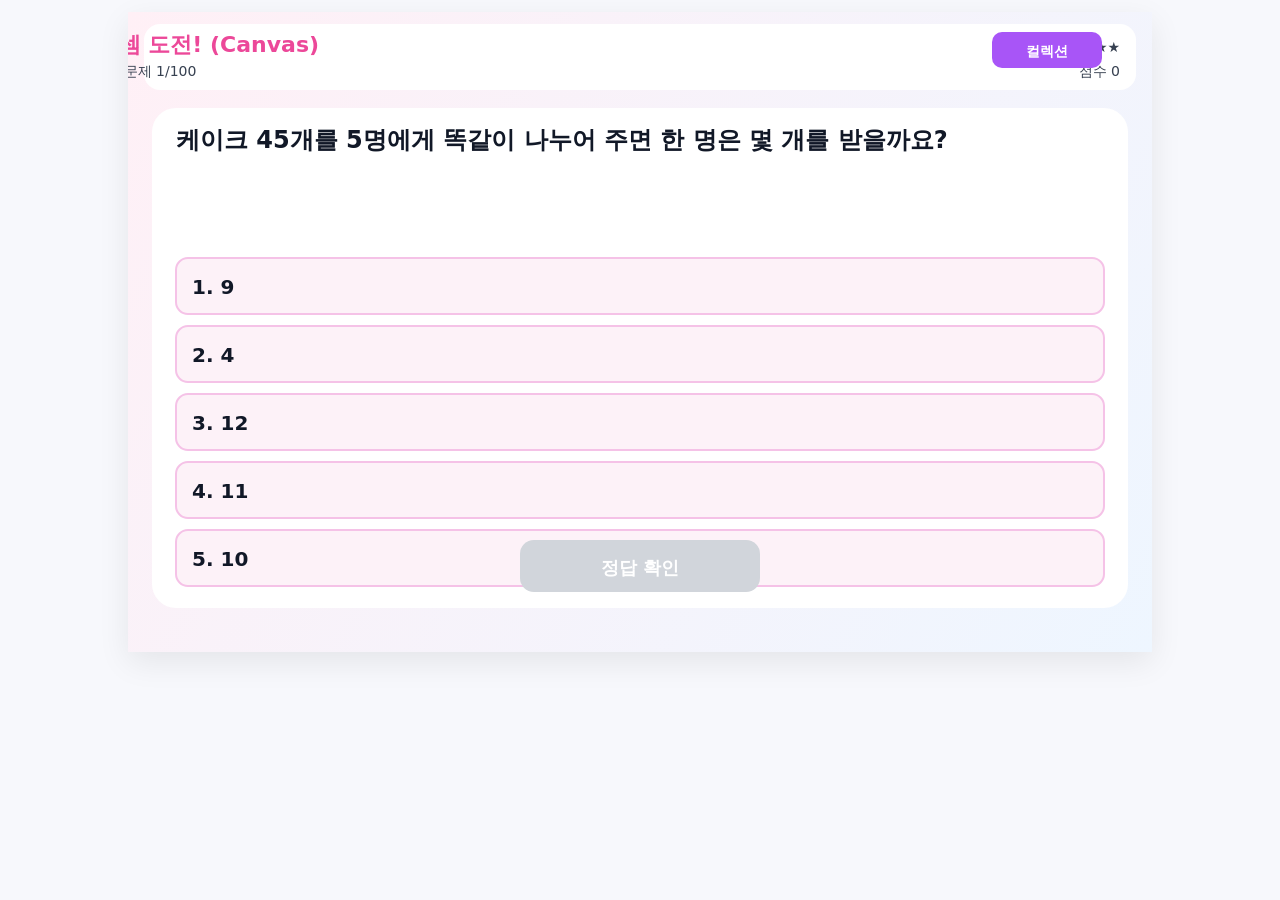
<file: imdex.html>
<!doctype html>
<html lang="ko">
<head>
<meta charset="utf-8" />
<meta name="viewport" content="width=device-width,initial-scale=1" />
<title>태희 나눗셈 · 티니핑 캔버스</title>
<style>
  html,body { margin:0; padding:0; height:100%; background:#f7f8fc; }
  #app { display:block; margin:0 auto; background:#ffffff; max-width:1024px; box-shadow:0 10px 30px rgba(0,0,0,0.08); }
  .wrap { padding:12px; }
  canvas { width:100%; height:auto; display:block; }
  /* 폰트는 시스템 폰트 사용 */
</style>
</head>
<body>
<div class="wrap">
  <canvas id="app" width="1024" height="640"></canvas>
</div>

<script>
/* =========================================================================
   0) 공통 유틸
   ========================================================================= */
const DPR = Math.min(2, window.devicePixelRatio || 1);
const CANVAS = document.getElementById('app');
const CTX = CANVAS.getContext('2d');

function setHiDPI() {
  const cssW = CANVAS.clientWidth || 1024;
  const cssH = Math.round(cssW * (640/1024));
  CANVAS.style.width = cssW + 'px';
  CANVAS.style.height = cssH + 'px';
  CANVAS.width = Math.round(cssW * DPR);
  CANVAS.height = Math.round(cssH * DPR);
  CTX.setTransform(DPR,0,0,DPR,0,0);
}
setHiDPI();
window.addEventListener('resize', setHiDPI);

function roundRect(ctx, x, y, w, h, r) {
  const rr = Math.min(r, w/2, h/2);
  ctx.beginPath();
  ctx.moveTo(x+rr, y);
  ctx.arcTo(x+w, y,   x+w, y+h, rr);
  ctx.arcTo(x+w, y+h, x,   y+h, rr);
  ctx.arcTo(x,   y+h, x,   y,   rr);
  ctx.arcTo(x,   y,   x+w, y,   rr);
  ctx.closePath();
}
function fillTextWrap(ctx, text, x, y, maxWidth, lineHeight) {
  const words = (text||'').toString().split(/\s+/);
  let line = '', outY = y;
  for (let n=0; n<words.length; n++) {
    const testLine = line + words[n] + ' ';
    const m = ctx.measureText(testLine);
    if (m.width > maxWidth && n>0) {
      ctx.fillText(line, x, outY);
      line = words[n] + ' ';
      outY += lineHeight;
    } else {
      line = testLine;
    }
  }
  ctx.fillText(line, x, outY);
  return outY;
}
function now() { return performance.now(); }

/* =========================================================================
   1) 데이터: 티니핑 메타(이름·유형·설명) + 이미지 JSON 매핑
   ========================================================================= */
const baseTinipings = [
  { id:1,  name:"하츄핑",   type:"로열", desc:"사랑의 티니핑" },
  { id:2,  name:"사뿐핑",   type:"로열", desc:"우아함의 티니핑" },
  { id:3,  name:"아름핑",   type:"로열", desc:"아름다움의 티니핑" },
  { id:4,  name:"뽀니핑",   type:"로열", desc:"자신감의 티니핑" },
  { id:5,  name:"이클립스핑", type:"전설", desc:"어둠을 지배하는 전설의 티니핑" },
  { id:6,  name:"다이아나핑", type:"전설", desc:"밤과 달의 여신" },
  { id:7,  name:"해핑",     type:"서포팅", desc:"행복의 티니핑" },
  { id:8,  name:"포실핑",   type:"서포팅", desc:"순수의 티니핑" },
  { id:9,  name:"깡총핑",   type:"서포팅", desc:"투지의 티니핑" },
  { id:10, name:"뽀득핑",   type:"일반", desc:"상쾌함의 티니핑" },
  { id:11, name:"차밍핑",   type:"일반", desc:"매력과 장난기의 티니핑" },
  { id:12, name:"나비핑",   type:"일반", desc:"가벼움의 티니핑" },
  { id:13, name:"실크핑",   type:"일반", desc:"모험의 티니핑" },
  { id:14, name:"샤를핑",   type:"일반", desc:"명예의 티니핑" },
  { id:15, name:"트롯핑",   type:"일반", desc:"흥겨움의 티니핑" },
  { id:16, name:"깨굴핑",   type:"일반", desc:"교활함의 티니핑" },
  { id:17, name:"스노우핑", type:"일반", desc:"빙결의 티니핑" },
  { id:18, name:"이슬핑",   type:"일반", desc:"순수함의 티니핑" },
  { id:19, name:"쿨쿨핑",   type:"일반", desc:"잠의 티니핑" },
  { id:20, name:"슈슈핑",   type:"일반", desc:"성실의 티니핑" },
  { id:21, name:"큐핑",     type:"일반", desc:"짝사랑의 티니핑" },
  { id:22, name:"롱롱핑",   type:"일반", desc:"성장의 티니핑" },
  { id:23, name:"야옹핑",   type:"일반", desc:"도도함의 티니핑" },
  { id:24, name:"젠틀핑",   type:"일반", desc:"정중함의 티니핑" }
];

// [필수] 여기에 이미지 JSON 그대로 붙여넣기
// 예시 구조:
// const tinipingImagesByGroup = {
//   "로열 프린세스 티니핑": [ { "이름":"하츄핑","특징":"사랑","이미지":"<BASE64 or data:...>" }, ... ],
//   "전설 티니핑": [ ... ],
//   "서포팅 티니핑": [ ... ],
//   "일반 프린세스 티니핑": [ ... ]
// };
const tinipingImagesByGroup = {
  "로열 프린세스 티니핑": [
    {
      "이름": "하츄핑",
      "특징": "사랑",
      "이미지": "/9j/4AAQSkZJRgABAQAAAQABAAD/2wBDABALDA4MChAODQ4SERATGCgaGBYWGDEjJR0oOjM9PDkzODdASFxOQERXRTc4UG1RV19iZ2hnPk1xeXBkeFxlZ2P/2wBDARESEhgVGC8aGi9jQjhCY2NjY2NjY2NjY2NjY2NjY2NjY2NjY2NjY2NjY2NjY2NjY2NjY2NjY2NjY2NjY2NjY2P/wAARCABkAGQDASIAAhEBAxEB/8QAGwAAAgMBAQEAAAAAAAAAAAAABAUAAwYCAQf/xAA4EAACAQMDAgMFBQcFAQAAAAABAgMABBEFEiExQSJRYQYTFDKRQlJxgdEVI1SSobHBMzRTYoLw/8QAGQEAAwEBAQAAAAAAAAAAAAAAAAECAwQF/8QAJhEAAgIBAwQBBQEAAAAAAAAAAAECEQMSITEEE0FRFCIjMlKR0f/aAAwDAQACEQMRAD8A39SpXEj7B6npQM7rxmCqWY4AoO5u/h4jJIxA7BRk0G18LuFSjEqzY5GDTo0jik9/BbeXrjIjOBSSbUJ43yJDTG45UmkstvJcysseBgZJPQVSO/BCHkY2evDcFuMEH7VORcI0XvFIK4zkc1nNM0eCdn+Ik3sv2ASBjzpx8CILZ4rfwqRwCTgGk0jPPHFqqJwmqxPK0cgaIjoX6Gr7e+QuMOHjJxkGs/qlyokAkTZLjxL61NPZyc42gkYFOti59PFQ1cGywPM1No8zVNvIHiXDE4HNWZ9TUHnUdbR5mpXOfU1KALaomOHzjOBwPOr+lCSyEvnt2oCK3El3fI8TFpy7HovZfyri0OLCNx9lsn60wuLW3uZVDxLvY43AYNEXNtGkKLCuCBtVFGc//edVZ292CSikBSEMpGaERPdSO24BWHNEtp94eEVFH/Z6HfR9RkOGeJB57iaC4uH7IBjnddRRomI65/CtD8SqwhpWCj1oO20hbXxM29z1NF42jypszzTjNqgaeO2vl52uOm4dRS5Va0maJuXXofTsabnDgkEH1FAaoMxxT91Oxv7j/NImD3otsrpoHHPh7itBGyyIGXBBrJxNkU3067WGJxM4VFGcntSe25OaHlDfA8qlAftjT/[base64]/em1tZcYuNN+QOxRpR4QTjgeppvLorPbMWk/eYyFA4zQujAwC3MikGQMRx39fyp6s471x9h5m5ZOPH+izZtMtKMlJDGjbWaVT5FDxUp7c65FHMUigacDguvTPlUrieKCddwi78BzfOa9I4rwjxmu+1euIWXKZmU+tEXtrHd25WXONjKcDJwy4P6/lXsyeMUQ4KoGHTHNIuTuj5zcezNyL2Nw5EqEYV4jIrAdxxgj0NbL2c0ddItCoHiIA54J6nJ/EmmSyp96oZkA+YVTdjlO7pVfIgv/au2hneOO1naZRtYEY2nypjEPiLCBruNS7oGZGHQmubp7MSmY28bS92K80sutYhVjvmUsey+I/0qYp3uVGFrZDFY7O1bfFCiv2PU/1oC9uffs0anxEfSgGvZ7g7YUKg/abr9KtjVrWDL+Jjnr3/ABrPPLIofbVs0jF3b5Dku44IkSVmZ05WNVwOOmap3y3T4eVirH5c4FBxqXYs3JNFe/js099IeF5A8zU9luCU3uVKCfjcYDSJhwCCB0w2OPwqUgfX9Qkct77bnso4FSuf4GL2/wClfGye0bRXWQ7kIINW9qQ6TcPiTnKhhxTxWDKCOhrvZyZMbg6KZx3oqM5iX8KFuGG2iLf/AEVpES/EFm2MT4VU+feh5dMWePc886jGAEfGfy70zdU7opJ9KFu1bcFVioXDZHGAO31rLNleOGpIqM2uBZNoEaWjob1wCeS54/A0Ivs/[base64]/SjgSWlWEhcADAqFQwIIUg9Qa6xUxSIEV5oLM5e1dQDk7W7fhQH7L1H+Hb6j9a1mKmKepnVHq8kVXJk/2TqH/A31H61K1mKlGor5k/SEpWHP8AtYP5KgEOeLWAf+KlSgdsvSGBhk28X8tEJY2zICYE5H3RUqUjOUn7KmtrcOR7iPg/dq2KytmG73KAg9lFSpQDk/Z7ffKF8zyaMjRVjUAcAVKlNmEuEdYFVyNt6AVKlIhAz3br0VP61x8dJ9xPof1qVKDSke/GyfcT6H9alSpQFI//2Q=="
    },
    {
      "이름": "사뿐핑",
      "특징": "우아함",
      "이미지": "/9j/4AAQSkZJRgABAQAAAQABAAD/2wBDABALDA4MChAODQ4SERATGCgaGBYWGDEjJR0oOjM9PDkzODdASFxOQERXRTc4UG1RV19iZ2hnPk1xeXBkeFxlZ2P/2wBDARESEhgVGC8aGi9jQjhCY2NjY2NjY2NjY2NjY2NjY2NjY2NjY2NjY2NjY2NjY2NjY2NjY2NjY2NjY2NjY2NjY2P/wAARCABkAGQDASIAAhEBAxEB/8QAGwAAAQUBAQAAAAAAAAAAAAAAAAMEBQYHAgH/xAA2EAACAQMDAQYDBgUFAAAAAAABAgMABBEFITESBhMiQVFhcYGRFCMyQlKhBzOxwdEVJnLh8P/EABgBAAMBAQAAAAAAAAAAAAAAAAABAgME/8QAIBEAAwEAAwACAwEAAAAAAAAAAAECEQMhMRIiBBNBUf/aAAwDAQACEQMRAD8Az+iivVUscKCT6CgDypHR9Kl1K42Ru5XJZhsNhnAPqaU0/s5quoXCQx2c0YffvJUKoB6k4q9WfZhNO0v7K1yZHZizlR08jgHy45ppaxOlPbIhJra2tre4SZrW3STDIqkDfOQw3IPHNdSRrfW0qancxtasA0cxwnQS23QTyOnGffappNKjEfdOO9Q4yZT1E44znmu20+3kkLzWEczn8zgN5YGM8fKr/[base64]/Ua6sUo4ntM6O1eoT5GlZbQpFmMlmHPvSSSxunSw6XH70tTXQOHL7FhcCPHUuRnxewqG7W9ll1mEXdgqC9XGcnAkX0Pv6GpFqf2c4ljwxw67E+tZ8k4tRrw1rxmJXNvNaTtBcRNFKhwyOMEUlWrdu9JS+0KS6CD7RajrDAblfMfDG/yrKaxOkKKKKACiiigCc7H3YtdeiDMVWZTEd8DJ4z88VoTo0s5TOAOTWRKxVgykgg5BFaNpOpXN3o0E/WO/myju42HTnL7egGcVfH70TST98LDFHFGcKi/E7mnStmqnqcV5pUNtfx3jyJMR4JDk7jIz5cenFWDTbpby0jnXhxnHpVUv6XDnxDyGRnTLr0nJ2pOe2il8R8LeopXNQ1/[base64]/q2A+hOau1reGGY9WSrc1rEvHSMb5JVqH/SIv9P1CeRYWklkgjX7gchfY+n/AFVh0O0e002KJzlhk5HuacgQTeMANnnfmm95qi2E4jmglKMuVkQAj3HyquTl2cNOHhqa90fyqxicJ+IggVWLXXY9O0mWyuLZmmYMRgDpbq9fh/arBYapBfu4gSXwAEs6dIz6fGkrvSYLhwTFG4ByA2xHt8KXG48oXMr36lP0qzuRcbxuuB5gg5GCP/e9X14gIUBVRhhsBtSUFqIGB8IwMYA4HtSs8y9aRg7g5PtVXfzroiZcQ/kV657E6beXElxPc3jO5yT3g+m44qNuf4f2vfgwX0qQ48SuoZs+x2q4SROpyOPjSZBI3ZfrUKEyXyUuik3P8P5SpNjfRyNjZJV6SfmM1VNQ0+60y5NveQtFIN8HzHqD5itc6ZE8QG3qKju1lhFqvZ6aRgO/tFMqNxxyPhj98VFLH0dEpudMroooqQJbs5frY37ByAsydBY+W4I/[base64]/OpZ+/UeFU+bVDa73kNpLeTyE9whYImwro46S9OLnlvtNt/wCD2OZpAF6ifavJ45FUkDPwqo2fa61ZlWUSRH9RGQPpU9HrgdFYBZFPDA81Sxv6maimspdjmzu5IZcN+HzBo7T3VtZdn7uUsAJ42iRR+ZiPL+vyplLed/KGC9NQXbe/[base64]/Sh5Q7gj/NKeJQsG7dPpElcSeEkVQu2euALNpSr1lgpdy34N84A+lTWu350OKO8MXehn6HUsQTkEgg/L0rNru5kvLqW4lOXkYsadNJYhTLb1iNL2t7cWjBoZWX25B+VIUVmakse0WodJCvGh9VQZFRksrzSGSV2d25LHJNcUU22/QCiiikAUUUUAFKQzy28gkgkeNxwyNg0UUAW3sLax3V1PfTlpJ1bpBY55BJPx2q86hIbW1DRgZ6gN/eiin/BopXby5lktrZGbwtIxI+A2/qapVFFFekoKKKKQwooooAKKKKAP/9k="
    },
    {
      "이름": "아름핑",
      "특징": "아름다움",
      "이미지": "/9j/4AAQSkZJRgABAQAAAQABAAD/2wBDABALDA4MChAODQ4SERATGCgaGBYWGDEjJR0oOjM9PDkzODdASFxOQERXRTc4UG1RV19iZ2hnPk1xeXBkeFxlZ2P/2wBDARESEhgVGC8aGi9jQjhCY2NjY2NjY2NjY2NjY2NjY2NjY2NjY2NjY2NjY2NjY2NjY2NjY2NjY2NjY2NjY2NjY2P/wAARCABkAGQDASIAAhEBAxEB/8QAGwAAAQUBAQAAAAAAAAAAAAAAAAMEBQYHAQL/xAA2EAACAQMCBAQCCQQDAQAAAAABAgMABBESIQUGMUETUWGBInEHFBUjUpGhscEyYtHhQmNzsv/EABgBAAMBAQAAAAAAAAAAAAAAAAABAwIE/8QAIREAAwACAgIDAQEAAAAAAAAAAAECAxESMSFBIkJRMoH/2gAMAwEAAhEDEQA/AM/pa0tpby5jt4EZ5JDgKoyaRrRuReBCxtftO6TE8w+6DDdF8/f9qBpbJXgfLUXDrSOOZmldQdj2z1/UdKlHMMA0qBt2GwrlxceHEADu1MBJqPWmkdEQ32OjKCele1AYbU3JSOMPIcZOBSqZTDdVNBtr8AtivIlYPgnY7V6IySe1Juu1AJIcxncb04+CSNo5QrowwQRkEetRySYIVzv2almbpvuO9DT2TqfTM8515c+yLz61bKTaTsTsNo2/D8vKqvWw8y20XEeW7yOTJMUZlQjqGUZ/171j1I5wooooAlOW+G/avG7e2YHwy2qQgdFG5/x71ql1KI10qAoAwAO1U/6OLUA3t6wUlQIlPcZ3NWG9lyxoOjDO3sWmlDPF5aRTdsw3ciE/Cx1r8jSUDGUgZ3XapJ7ZZ4FBOHT+lqzWWYemdG1Pg4qrc25ib2rltI8J8GUZ8j512J0iOl/hb1pcgXA0qNXr5VJZuXhIw36fQooHboaSlKqcE4zSsdtIo+OXI+WKWVYvJf8ANUjl9iXJIjnGaT1Mh3yV/apGWxjcZjPht6dPypgytHIY5Rhh+tVRWaVLQvJcLaWU875ZY4mc6e4AzWL1rvGrQXHLV9FGzK3hFhjcnG+PfGPesipM5b7CiiikYL79H7aeEX3/ALL/APNSxUzz6B7nyFQfIkqfZl/Fq+8Dq+PTGM1Y+H4LSMeuoCg68T1DZ6+pxxgHO/Y+VKwoxOBMxHlUTcyX3E5pFstaxIxQacBpGHXc9AO5/wA1EwcSv+H3bRzs7aGw8chyR8jWnjT7E79F7ijTHTPzpwoAGAMUysp1ngSVDlXAINPRWdaI0QXGeIXr3RsOFxGScDLsAPgHvtVba94la3bR3lxdxyKdxq3HsdjU03EvsbmC9a4idoZsHUo3HcGojjN79t8TElrEQEjwNWASBkkmrymvRtb/AMLHwjik8rpBcSxkONaTjYSKNsAdmz1FP+LINEUo6htJ+RqD5XtptWHGBDIsq+mpWDfnt+VWLiKarF/7SD+tTvwwXxyIb2T6hpJ67Vjl/Ctvf3ECElY5WQE9cAkVrts2lhWY80wpBzJfxxLpXxScfMZP6mssWZaZE0UUUiJY+SbrwuJy2zMAtxEQBjcsNx/NXG0AMrxMFIcZAYZGRWa8Mu2sOIwXS5+7cEgHGR3HuM1o6SKLiKZDlGIYHplT/o0HVge5cnm1vRwUWvixM0ZSZH0dQ3iZz+WKgb+duJ391eIoRSQdJYZx0Hz6dquVzaLdxeHpQYJYOfxdNx3BFR8PAUE+swrHjr8eoZ9BVk5flmUp7Y85fRo+FQpJ/UC35ZqYQg52O3pUbcrNb2DtZqDJGMhTvkDr71XZePcVlGInCD/rX+TUapbEodvwWbivDUv1DAKZUGMN0YeXp6VERcuLFPrFtI39rOuM/OnnLEFyttNc3bOZJ3BBc7kAYzU0WArU20g5OXoaWVl9XXXI2ZS2ptPTpgD2pe7cC1kz3GK48oHemN48zgHw3WIHqR1NLsIl1Xk8wj4wPM1l3MdwLrmC+lClczEYJ8tv4rUYD8QI7b1kN1Mbi6lnYANK5cgdBk5oYZ+0JUUUUiAVdOWeIreWAtZG+/gGwPUp5+3SqXS9ldyWV1HcRH4kOcZ2I8j6UG4vhWzVLS/CgJKcHz86kFlDDI3HpVXsruPiFmtzECAdiD/xPlTu2lii1eIWGehFB2vFNrlJYA/cGklhtFcuYIgxOScVCzMs7ARzEgddzXHsmEXiZ1Kd9zvjvQJYUvtosIuUdtMbKxHYGulJXHUL69abcHt00h03VfTqalm6UzmvUVpDaOIJv1PmaZ3t3qzDHuOjGleITmNBGn9Td/IUyhh9KWymOV/[base64]/dtGhc6AwwcedOj0o7V2nM8Voi3t7IqRDJcuT2OKXRAKZ3vFLCzupUuLuCJ13Ks4BG2elRN1ztwiBfupJLhsEgRoRv5HOK4clZXTUovyWizDaoHmnmWLgtuYoiHvZB8CfgH4j/[base64]/2Q=="
    },
    {
      "이름": "뽀니핑",
      "특징": "자신감",
      "이미지": "/9j/4AAQSkZJRgABAQAAAQABAAD/2wBDABALDA4MChAODQ4SERATGCgaGBYWGDEjJR0oOjM9PDkzODdASFxOQERXRTc4UG1RV19iZ2hnPk1xeXBkeFxlZ2P/2wBDARESEhgVGC8aGi9jQjhCY2NjY2NjY2NjY2NjY2NjY2NjY2NjY2NjY2NjY2NjY2NjY2NjY2NjY2NjY2NjY2NjY2P/wAARCABkAGQDASIAAhEBAxEB/8QAGwAAAQUBAQAAAAAAAAAAAAAAAAMEBQYHAgH/xAA0EAACAQMCBAQEBQMFAAAAAAABAgMABBEFIRIxQVEGE2GRIjJxgRRCUqGxIzPRFWJyweH/xAAZAQADAQEBAAAAAAAAAAAAAAAAAgQDAQX/xAAhEQADAAICAgMBAQAAAAAAAAAAAQIDERIhBDETQVEiQv/aAAwDAQACEQMRAD8Az+iiigAr1VZ2CqCzE4AAyTT/AEjRrzWJzHaR/CvzyNsqD1NaBoHh620g/CRPcfmmK4x6DsKV0kNMuik2PhXV7uRQbSSKMkZdxjAPXB51OQ+HLWyItLyB5DIC3mtGR1AwCDsR/wC9KvEjCKIsKbRSNLIFY5B6VPjzu+9dC3qXoj7fSNPt7dY5IInjBBZAvwk+o6nYc807ac4CR/Ag5KowPaubkOhYZLJnZqSiy5Awck4xTVquxMlfUiyyONw7e9Nr/S7DVU4b23Vm6SoOFx9+v3qViswFBc79hXTWy/lJH1rH5pT6Z1RRlfiLw/PolwCCZbST+1Njn6Hsahq2PUNPXU9LuNOlwPMXMbfpYcj71j0iGORkb5lJBquL5IY5ooopwCnel6fLqmoRWkOA0h3Y8lHMk/QU0q7eAbNPw11eEAuzeSD1CgAn3yPalt8Vs6lt6LNbW0NjZLa2MfBAnU82PUnuaVtZP6u/XNesePKq4xjkKZBzHJg7EVlEdNP2yvGk05Jlx5kRWmSMI5t+XKlre5VwAThq6kgSRuIHB/ao8dfG+Fk2XG97QvGqhAABg/vXK2scbl41we1IotxFtGQw7E0p+Jkj3kh9jScH3p72Cr9R20yr8zAV6JA24OaaX0fBIrqCBIM4PQ0Wwbc9Ke8Ezj5bKeK48kOywDI3Y1kHiEAeINRAGALiTl/yNand3SW6NJIQI4lLuT2FZDeXD3d3NcSfPK5c/UnNUeKmp7JKe30I0UUVWcCtB0K2uYtIsrRZPKMvxsy8zxHKqPXAJJ6CqXo1p+O1a1tjykkAb6cz+wrStatbkpFJZZSSLLKVP0H8Ue3o43xWyKkkl0zXhaeYXX4cnjLc/r1qyPZx3MeT8LdDVc0zR7ibVFubguyqeNncYLN29/4q3xKVFJfTNYptbRBzQzWrYdSV/UK5W7YDZyPvUhqV26yrbW8fmTvyFQJ1Ka3vmt7uDhkXmuN8dx3+xrqTpdo3WdeqJSK4nlbhRmNPbYHOZCWYHr0pSz4JoVkTBBGQRXj/AATsO+9R+S9T0tA731oVu1ElsMnkwohRREAKSuH/AKar3Oa7gbBx3rnF345zT4lP8fXUlpaxWa5Bufjdv9oPL3/[base64]/DH5jcK42xnv70rK2Zj6AU8dVVMDAVRyqMlYn6tzqTP/bU/pZinZ6D5snF+UbCnEILPxdBSdugbC9OtL3HEseEG3pRlrilikfJalCVxcBWA5hd2+nWsanZWnkZBhCxK7Y2zWk69cy22mTGFJJJ5AUQICTk8zt2H/VZo6PGxV1KsDghhgitMMcZ0RpuuzmiiitzoVcfAcEifi7iWNhAVAViNi2d8d9qi/C2iLq128lxxC1gAL4/Mei5rQvLMsHBAgSONQqIowAB0FK3oeYbWxEQLN8UgEZ234uWeQ+vKlza3UCkpJxAdGqO0W3u4pPLMjMvmI2CD8PI5OfQYx61Yrk4tmztkUq/obb9EdPfPY28k9xxeXGpZmUZAxTNfF2lOwVb1SScD4W/xTuC48yNkZDJGRhhjIx6iqP4w/0WKa2OjiNJgWMvlEkDlj071xLvQXuTQpJGY8LH60nJGWwwGaj9I1BdRsIboHd1w47MOdSaPXm1kuMnJ/[base64]/uoVbcHpUTNqtlbWz3V5A0aIQGMXxDfrik7PxdotzMsFu0pkb5Qy8Ofekyw71xNKtfg9Nq1vLxR5x0xVI8c6K8FwNThh4YZtpQBgK/f7/zV5vb68XT7ia0hjEqoWjDb5PQVlWqa5qWqnhvrl3VfyfKvsK0Selv2JduvZ3oWtyaPOx4TJDJ86Zx9x61f9P1W2vYhJbyh169x9RWV11HI8TBo3ZGHVTg1nkwTk7+xZto2FZ1/UK9a4RQSWAArKhrepDleS+9I3F/d3X9+5lcdi23tWC8NfbH+RF+1fxXZ2SskTCeb9KHb7mqDf30+oXTXFw/E7dOgHYelNqKqjHMLUmdU2FFFFOKFLWt3PZymS2kMbkYyADtRRQCehW61O9u1Kz3Dup5ryB+wpqrFWDKcEHINFFB1tv2aHaajcy6VHcO4Mnk8WcdcVn00jTTPK/zOxY/U0UV1m+b1JxRRRXCcKKKKACiiigAooooA/9k="
    }
  ],
  "전설 티니핑": [
    {
      "이름": "이클립스핑",
      "특징": "전설·어둠",
      "이미지": "/9j/4AAQSkZJRgABAQAAAQABAAD/2wBDABALDA4MChAODQ4SERATGCgaGBYWGDEjJR0oOjM9PDkzODdASFxOQERXRTc4UG1RV19iZ2hnPk1xeXBkeFxlZ2P/2wBDARESEhgVGC8aGi9jQjhCY2NjY2NjY2NjY2NjY2NjY2NjY2NjY2NjY2NjY2NjY2NjY2NjY2NjY2NjY2NjY2NjY2P/wAARCABkAGQDASIAAhEBAxEB/8QAGgAAAwEBAQEAAAAAAAAAAAAAAAMEBQIBBv/EADEQAAIBAwMCBAQGAgMAAAAAAAECAwAEERIhMQVRE0FhcRQiMoEjQpGhwdEzUjSx4f/EABkBAAMBAQEAAAAAAAAAAAAAAAECAwQABf/EACMRAAICAgIBBAMAAAAAAAAAAAABAhEDIRIxQRMyQlEiccH/2gAMAwEAAhEDEQA/APicmtLp80K28izbMMFBg/NW3160tLbp6v8ABRKxkAzGoB4NfNQIj3aEsYhqB+bjFeliyO7SKUquxUsqzTYACITRNBHHLIviAaRlQfP0p174MkpMK48s96R4Ody29JPtp7f2L4PLWYQ3Cvjan9TvDdyqTwgwNqV8OO5pklo0TGOQMjDkEbiui5em4B5vjx8C7WKOQtrfGFJxTre8VYnjZcswwGHlS/B7Gu5FTwEVRpIJ1Y86MLita/oOzkQr8QoOytT54I4XRVLYKhmHakhtlXGCDTNRkky3JGKukkqodE0kjNnJzv8ArTU/[base64]/xWHfdOEMYeENhfqU81GeLVoRxa2ZkPiaMn6c/pTYv8g965NsWRZY9zq3FdJs4pIppUxou0SSDS7A+RIrRln8ezgzyBg/aortSlxID/ALZpkJ/DC+5rsbptBg2rX2e0UHmiiMfQQpanp4mSctIz7KTwPX1pEln44cuSF4H81H00BDIrbmQZweDjmtuc5aMeWB/1V4SuNAk3OmyaOL4eICKPVj8oOKZHcxswR1eJjthxjPseKke4lurk21mASv1M2wFPbp/UYIfFEsUoG5UZB/[base64]/rXFuB4RPmGrrqC/NG3+yVxanMbj1FQTuYnyOzzRQeaKYoa9lbaLd525+lfYf+1ch+ItlfI1rsR6ip7Zg3TIFB/IKhEjpIzDOM7jvWiK1aJp10atlEkF1K4wPGwR9ua6v7OWZ/FglKEjDKc6W9xS47qOQdh27U5XQ8N+9Kobsooq7EWditopRSd8E5743x6VdGmc4IJHIzxSTIpGxGa9jkcEfPHvyMU/SpD6R7cdPinhjGrQ8ZJBBwec10lpFFbmJFBLaQxHOAc5Pc100y43IqeW/jQYjwzeQFDi2K0l2Ux3UcRKgZk8T8QHyFfN9Ut0tuoSJH9Gcr7HerbVy907NywyfeoepTC46k4XcIoX3I5oZYqJK/yJr0ExQtnbBApNofq9RVF1vaxns/[base64]/ukPqik+U4IrQsb4k6JNids1aSU9PsCZl3H/E24LAioSdLqBwDWn1L8N5IV2I+YD0NZR9Ky5dMay080V5qHmRRVLLG/cMWXA4qJ/l3ry2vDJgMCG9uaJ5NLFcE1qtUZndkcsuoEeVT3MmiEAHdtvtTCp1HCkio5iHk5OAO1YMraQaEk0wafDHynXnnNchcmmaMCs0HT2cLxTYJmgk1Kcd64Kt5Cugpwuw2/eqXT0caLSa9LdxTbVdc+B5VEkckigK2QPKqoVngYSLLGMDBBB/fatcZ+WckIvLhbm6aZWwM4X2FKaDxR4kOD3TO4P8AVPj6Y8xLIwxnhRsP1NVW3QZZZQolCMeCT/VRbb3JDUZbIwOCGz7UVtv0OVcarzORnYE0UtIFE8SgOGxuDmvWUOS7bk0UVuRZIkvDoAC7auah0gtRRWPP7yc+xigA0HYCiipoQ6G+KYFBPFFFaIpAGhdJBBOc1QkrGXw2w4xnLDeiiqpdDx7AtjgD9K9WRs80UUzLyGBmxzRRRQAf/9k="
    },
    {
      "이름": "다이아나핑",
      "특징": "전설·달",
      "이미지": "/9j/4AAQSkZJRgABAQAAAQABAAD/2wBDABALDA4MChAODQ4SERATGCgaGBYWGDEjJR0oOjM9PDkzODdASFxOQERXRTc4UG1RV19iZ2hnPk1xeXBkeFxlZ2P/2wBDARESEhgVGC8aGi9jQjhCY2NjY2NjY2NjY2NjY2NjY2NjY2NjY2NjY2NjY2NjY2NjY2NjY2NjY2NjY2NjY2NjY2P/wAARCABkAGQDASIAAhEBAxEB/8QAGwAAAgMBAQEAAAAAAAAAAAAAAAQDBQYHAgH/xAA2EAACAQMDAQYCCQMFAAAAAAABAgMABBEFEiExBhMiQVFhFHEHIzKBkaGxwdEkQnIVFlLh8f/EABgBAAMBAQAAAAAAAAAAAAAAAAACAwEE/8QAHxEAAwEAAgMBAQEAAAAAAAAAAAECEQMhEjFBUTJS/9oADAMBAAIRAxEAPwDn9FFFABRRRQBc9kRI3aO0WJc5YhuM+HHNdBvbBX7QRai7qI44DHj0OTk/hWR+jq37zXTPvH1SEbPM54z8h/FarVrhhCqryzO2F9ef0qXJLr+fY6aS1mX12zSLsvGsb5+HnG/I5JIqi0nR7rU7qKNInETnLSEcBQeTW1bTJp9JvLBsLNKAy7/XNWVhpjwabFaW8gCxrteQ9ffH51tPwfjIQvPt9FVr0dvb9mJ7W1B7uBQgzz5g1hm028WxF60DC3JADnHOeldBl034uxmsu9CJKQe8xwF6k/karZ9NOpXsNvGTHpdsAFXON5Hr+v30iqZeIpywlWIyFzp15aQRz3Fu8ccv2WYdf4ph9Gnj0calIyqjEBV8yD5/lWkudLu+0F0kssyR2ccpAU5DFAfEx9+DWc1rU/jLgw22Y7GI7YYhwNo6E+pNPNOiTWFZRRRVBQooooAKKKKANh9HccgvLy4iG5kjChPXJznP3VrmuYo9QYyxg92vgB9ap+xmljTrCWWd0aW42MNr5ATGQPnkmnjb99qDNJG6J5A9QK5OSn5p/heEkuxxp45B3rrsOCoOeahRmhgkeOTbvIVf8V8/vOaYntW7sMjBsDgDg0iNyuV2gN5g0vFz5TdDYvh5j3S2hWZmUFcggfPgfcajhRmu0jdTHEi8KPfj8aZDGPBI3c/[base64]/[base64]/8AlM3DruyTyuQBUOkbbmxIHLsST8806WIfMWid3rOoW9r8atinwgbaSX8QOcfrxVtpWox6lZrcRZAPBU9QfSsbdw6gto+nvLKbdDuWMAYDZ5DHqOefStF2UsJrLTSZgVaVt4X0HlVLlKdFW/S1SOQXDEEKg+yTyfkBX2ePwl1LM/n714u7gw92ibTLM+yNWOATjPPsAKzz6xqNnrM1pdNBIIxuIjUjK4yce+OcH0qcce+hnX6aGGccZ65wfUf9VyXtLFFD2hvkhULGJjgA8D1/OutNiSSOSAqXdDg9QfQmsD230ew0i1tREsj3k8jPJMx+0PPjoOSPKka70VmPooooMCiiigD1GjSyLHGpZ2IVQOpJrsGmWaaXpcFooA7pBvwerf3H8awnYOwW41Z7qRdy2q7h/meB+5+6t1eXHcEHGdwwAfWtnt4PKKu+kkadwCQM+VJadqT6XL4w3csTzim5DnLHkmkW0u5upMmN0jz1bjj2FdOJrGO6SRsLa5tNQRZlEUh8mwCRVUe1UdrczQalbTW3dyFe9Vd6EA9fUZFIww/AxubfwbeuOc02biV1/qbOOUgAhmGa56XeISahrWTa5bHWbK2u7F3Krl0ZQQecYOOvlSemdn5HvWubklSysDnPiJ4JGeeh860cDNJaxyRFd23lTxz+1Vh1OeeZ4ZU7lVO1hnJJ+dUm6zEZ4pj9gI4w4jComdqKPJR0/msD9IVnqP8Aqgupx3loV2xMg4Qeh9/fzrbuAMSRnBA4pw93cW5SZVeORcMrcgj0NTa+hSw4ZRWw7UdjHsf6rSkkmtsZeP7TR+/uP0rH0ooUUUUAdH7GWvw+gI+3D3Dlz55HQfpVxeIFCSf3AFRn3qSxtoreCOCCPZFGMKuc4Fe72BpIMoMspyB600UtQ7eLopLuV7bbJE211ORTlxdzixilmI7yRNxA4xShML3cbT42L5N0z7+1TIXv9SUFQUXxZHIPpV7wg22j4tpcNYPlisr+IY6j2/[base64]/[base64]/Z"
    }
  ],
  "서포팅 티니핑": [
    {
      "이름": "해핑",
      "특징": "행복",
      "이미지": "/9j/4AAQSkZJRgABAQAAAQABAAD/2wBDABALDA4MChAODQ4SERATGCgaGBYWGDEjJR0oOjM9PDkzODdASFxOQERXRTc4UG1RV19iZ2hnPk1xeXBkeFxlZ2P/2wBDARESEhgVGC8aGi9jQjhCY2NjY2NjY2NjY2NjY2NjY2NjY2NjY2NjY2NjY2NjY2NjY2NjY2NjY2NjY2NjY2NjY2P/wAARCABkAGQDASIAAhEBAxEB/8QAGwAAAgMBAQEAAAAAAAAAAAAAAAQFBgcCAwH/xAA6EAACAQMDAgQCBggHAQAAAAABAgMABBEFEiExQQYiUWETgRQyM3GRoRUjNUJzsbLBByU0coKS0fD/xAAZAQADAQEBAAAAAAAAAAAAAAAAAQMCBAX/xAAiEQADAAICAgMAAwAAAAAAAAAAAQIDERIhMUEEE1EiMmH/2gAMAwEAAhEDEQA/AM/ruGGWd9kMTyPjO1FJP5VxVs0QR2OmRzRxsl1Lne56gZIGPTj8aG9FMWN5K4o48Lwz2kWoGe3ePdEoUuhH73bNScg26QxHVyCfxpZp3cNyzcc96cdDLp6xIMsVGBWH2metjxfQkm/ZEdKais3IDOQmegPWmorGOE75TvZBu9s18+IWYkmpzj/Tp+1vfE4i06dpMRFGGM8tj+dOXumzrZxmC3y0g3XLxndkjgZ9OPlxS3xDXtFIwBGSAwwcHGRWvr/GSvk2qfojl8vbj1r1z5c+lNrhWK4yvoaWu4/guAv1HGR7eoqdQ5Wyqvk9DyWBeIPFKrnHSkdTtJr3SbiKLbujHxW3HHCg5+dM6WG+lJtJA5Jx3Fel7cQWlvqLzvsVonjXAJyzAgDirRW0cfyN8alszuiiitnkBV41UOssW/PMMZ5/2iqPVl0yeC40iOFWP0iAsWDfvAknj1x3rNeDr+HanL37JWzYJbAjqTz71IwxFFChcuewHT2qO0SJrm5EYHEfmqzoiwrhRk9/U0l2dWa+NMg7uGaJWZ1wGX1qOhfLYqz3Mf0mIoybfQ5BqrXEElncEMDjPBp+GV+PkVJy/J1G3NNR9KSU/rDjoeRTIbC4HetI6LR6r5iTTkUC3NuyOOOx9DSlujzSLFCpZj0AqxRaa1vbgKdzYyw9/[base64]/fnQEXt/wCiTaBdLMBDtZOxJxipG18OHhrmf/ig/vU1F0r7PPFbwtLM6pGoyzMcAUF6+Tka1s5tbSC0TbBGEz1Pc/OvZN6ty+5fcciq3c+MrGCYx/RrxwOrfC2/kcGpfS9Ws9UhMlpLvAOGUjDKfcUznb2eerRiN1kHAY8/fVdup/jz5X6o4HvU/wCJj/lagZyZAOPnVI1XUv0cphjIa6IwfSIEfz5yD2pHZiyTjx868jF54gXS5/o30YTEAMWEuME9unaiqezM7FmJLE5JPc0UzgrJVNvZ8ooooMGxacgk8O6ejdGtEB/61Udes7hbySbT5JFcIrxlCVJUKFP4EdKnvDGqi/0GDARZLYCIoHycKAAxHbNSVxb2uoxKsmQy8qynBU+1Idw6lcfRlyJPMq7TIZizGUOmAo4wd2ee9XvwvaSQaWhlGGkYyAegPT8hTSaDbI4Mksk6g5CORt+YA5+dSKMFk2ng+/egeJXvdDESkCq/r2rwWGv6el5/pYx8R+MgMchTjvjrVjhyVO7b1ONvp2+dVvxdo4vCLggmMpsdlGTGRyGx6c802GWmltEL418QWF9LarZOJnj3F5FHGDjAz39aPD0km+1uYSY3+ObWQhN25GTevHcgg/jUXZaKFd1eWG4WTyqqLukPIPl9OmM+mau+haVHZW8auwM0cjSyKOQrkbQM+wyPvNIlFqq/iIePJ5rfw9GIpXAlmEbk9WUqTg1mtW7/ABFmV9Ut40lDbIfOqtna249R2NVGmUfkKKKKBBVg0TwrcatZNdtOsEWcISu7f1B6HjGO9c6F4Xu9UeOWZGgsmG8zHowBwQPfr+FaFFbx2lisFvCsKqNq7Rx9/wDesO5T477NxHJlQtdCvdGlNzp1+k0yjJh2FQ47g5OOBk803B4r0+dGlZ2s5A2BGQXyPXIFTRRG2yR/rJfs3OMcjrx/91quyeDmutWuJ5NlpYibCxrwzJjqvBH4012VueDXEsK37gZOGXjzKcivaPUFJGcfOlLywgi0idNOtUiyVJWMYL47n3qHs0mUEzreeY7U2RFhmsVfH0WUJxyb0XKG6iPPAplZkPIIqipLqay/BEUhfOADGQal2gvYAhkdWyPMBkVtVsLwOfLLCGhQllVFJ6kADNK31/DZ2slzMdsKcuwBPt2+VRK75JApBUZz9cmo7xtrHwNLGnRvGzT/[base64]/Ho08nS/S+Wjb1wcdc8U/blShYjAzjmo21XYWQcdQK7aSSNEQRnJG0qWxyP50ZslY1tLZppN9kuCryNEVIIAOT3pe7hEkRUDzdqWtJZ3YlwTL8QAAHO0d8npipHOZgPetYcjtbaM/1fRRNV8RWumyyRREXFwhHC/Zn1G4HORVP1TUZ9UvWubg8nhVHRV7D5VxqP7Suv4r/1GlqsTqnXkKKKKDIUUUUAFFFFABUv4T58Tad/GFFFAGkN5Znx2NMoqyqhkVW2nIyOhoopeUWsahRIy7IgUuctgdTXUZzIp96KKEtGUYpqP7Ruv4r/ANRpaiimTCiiigAooooA/9k="
    },
    {
      "이름": "포실핑",
      "특징": "순수",
      "이미지": "/9j/4AAQSkZJRgABAQAAAQABAAD/2wBDABALDA4MChAODQ4SERATGCgaGBYWGDEjJR0oOjM9PDkzODdASFxOQERXRTc4UG1RV19iZ2hnPk1xeXBkeFxlZ2P/2wBDARESEhgVGC8aGi9jQjhCY2NjY2NjY2NjY2NjY2NjY2NjY2NjY2NjY2NjY2NjY2NjY2NjY2NjY2NjY2NjY2NjY2P/wAARCABkAGQDASIAAhEBAxEB/8QAGwAAAQUBAQAAAAAAAAAAAAAAAAMEBQYHAgH/xAA1EAACAQMDAgQEAwcFAAAAAAABAgMABBEFEiExQQYTUWEiMnGBkaHRBxQVI0KxwRZTYpKy/8QAGQEAAwEBAQAAAAAAAAAAAAAAAAEDAgQF/8QAIBEAAgIDAQEBAAMAAAAAAAAAAAECEQMSIRMxQSJRYf/aAAwDAQACEQMRAD8Az+iiigAopW1t5Lu6it4QDJKwRQTjJPSrxo/gWGPbLqsvmNwfIjPHfIJ/DpQNJsq2h6FdazdLHGpSHq8zDhV749TV3svCOkWpiZ0eeSM5LO2FY+61MRiO3RLa3QRwxDaqr0FKDDLxQWjjX6KhznJbk0qCWOQTmmaEl6cqdvNBtoruo+CNMvd7Wpa0mZt3HKfTHYZqkL4evzqc9gyoksHMhLfCB2P34/GtX834uKa6hbrIhuIo0Eyj4yFGXHue+Kaq6JvH0ynU9NuNLufJuADkZV1OVceoNM60PW7YalocsYjLSw/zIhGgy3t+uPSs8oapk5R1dBRRRSMhRRUn4dsP4lrVvAVZkyWfaucADPPtnA+9AFysUGlWdksUiu6RAlig/q+L/OKfpq87SLtjRVyBnqTUTeSHz2yNvPCgYx7V7FMJI/[base64]/VbNpSZUXLDqB3FJ2GnJIwMq5A7VOFDnpSUYCucDHNHo0qLN8HKWkXk7RGMAcCkV04qxIk2+wpa4vIbOzkuJn2xxjk9ft9arus61rlnCl0dPS2tnOFaQ7j7ZweKyouRFyosMVoyn4pSR9KcRaem7LSMw9M1V9D8UG/mFvcxCOU/Kyn4W/SrbbvkCsuNPoJ38Op5bextnmkKxRRrlmPYVB2vi63upWItpUtlYK0xIOzPQsvUD3qS1W6tLZrZr+RUty5zvGQWxwD+f4VRtICv4iMlvEwsppmiCkcNGxwVP2I/KqwimSnPUvJkDzFk+VuQfX3pxGTkUzsbd47aBZSxdUCkseTjj/FP1GBUHLVtHTdxRluteEtWh1ObyLaS6idi6yRLkcnofQ0Vq/Boo9URopn7PdLmtNPnvpWUJdhdijrhSeT+J/CrA7kSN3Fd+THZW0VtboI4kXCqO1cR5JPFE8qRWKpHkb5PNIScSMB2OaeoqluRzTW6QQz5PSTj71j0TGyH8RWzz20TRqvDFiR1JAyM/gai/[base64]/YjVHufMvf3e3tkHwQQnJY/8j6D0FLXupR2yEKN79gKFkcVQpYVKVs6c7JUhDM7BeSx5pwq4HNQllcs8rSSNl2OSPSpVLpWHBrmyRd2y8nrxi9FJ7s85oqOrFaE5GDrkjNcxEE4PFNreYldrUvgdQeaWj/RboVZeQR1prqUJlg46jmunmZTzXvmb8D1rcYNGXkKZH4shiungukdGjdlMi8jgnHHWpSz8V2dxKsMMryOegEbfpWfaqMateD0nf/0anfA1vG91c3DZLRKqgDp8ROf7V1OKQ07ZexfSFcmJ8euK8/e3K7gjYpS0vIkbYSKf+TbMuVwoJzxWY9+m+Ij2FzPGwhljDgAgHOCO/T2zUfqTKAc4GT8K9z+lPXvtOSSbyrhTs+cg55Aqh3fiJD4ikmDPJYk7dnTtjI+/NJbSfOIzLnwsVpcTW2S6oyMuCCefrUxYxvJbo6unxcAFuTiq208Kqu4yMX5UAgAD1NSltBPPhcR3ETAHZnYVIHVW7GuqUNuyDSWRbTJd5Gjba2QaKTtQyxbfOuRg4xIqkj755oqXmjPj/pGwXgEhy2KfrdLjhqrpxJNlhj3FScXliLAwPvScEeessrJFZQ/U0NLFbxvM7AKg3HJx0qualqSWEDSGYZ/pUdWNVrUvEdze27W6gJC+Nw6k+1LX+i+PaXWRl9MtzfXE6ghZZGcA9QCc1ePBtr5Oil3jCPM5bd3ZB0/PNUCr9pd8llp9taScy+XtypBAye5+9E7apF3JR6yyw2sUsQaRQR15pR9NhkiPl4STbgHJI+4praNIYwJ5MjGNijAqZa2j8lTH/LIAOV/tWfJv6xrJL8IqTToY4JI/hwwKjaMYX0rNta0KbT53aFTJbdQw52+xrVSib8s5PtXWoJbw6VLJKoEMaF3AGeAMnjvW4Q1QnKUnbM6WZ5bC2lKgbhjIPSn1jqMkBAVypHp+lQWl6vbwlobyMvBuJUrwRSeq6qGvH/h0jpbFAoBXB6c/nXQsi1ouslItsniCC3bZc3KxSddu0k4orPGZnYszFiepJzRU9jPoxaC8uYBiGd0Gc4Bp3Lr1/MmwyhQe6jBoorJJpMj5JHlctIxZj1JNc0UUDCu45ZI23I5U+oNFFAFu8O6vd3Fu6zMr+XhQSOenerZcancJ4WublSoljjbacelFFMRn/wDq/Vv9yP8A6CudQ8V6pqWnmyuXjMJxnCYPHvRRQBCUUUUhhRRRQB//2Q=="
    },
    {
      "이름": "깡총핑",
      "특징": "투지",
      "이미지": "/9j/4AAQSkZJRgABAQAAAQABAAD/2wBDABALDA4MChAODQ4SERATGCgaGBYWGDEjJR0oOjM9PDkzODdASFxOQERXRTc4UG1RV19iZ2hnPk1xeXBkeFxlZ2P/2wBDARESEhgVGC8aGi9jQjhCY2NjY2NjY2NjY2NjY2NjY2NjY2NjY2NjY2NjY2NjY2NjY2NjY2NjY2NjY2NjY2NjY2P/wAARCABkAGQDASIAAhEBAxEB/8QAGwAAAgMBAQEAAAAAAAAAAAAAAAYEBQcDAgH/xAA4EAABAwMDAQYDBgQHAAAAAAABAgMRAAQFEiExBhMiQVFhcQcUMiMkQoGRoRWxwdEzNFJic+Hx/8QAGAEBAQEBAQAAAAAAAAAAAAAAAAECAwT/xAAdEQEAAwACAwEAAAAAAAAAAAAAAQIRAyESMUEi/9oADAMBAAIRAxEAPwDP6ssLhbnMPltgQkbKXEgHwqLY2jt9dot2EFa1H6QY2G5/atGyd/Z9IYtFtbo+8LSdKd5ifPfiaCK1isF0sltzIOpcveyUQgk6V/lB9qqb/ry7U4kYxpFoyEwUFCVb1Dw2Lveqsou4uF/Z6pdcjaedMA7T6U6jobBEf4Dk/wDKr+9UZvf5m+yD/bPvqC4juEpH6Cm3oGwubkOZBd0pSJLWhRJgiDNRc10Dd22p3HK+YSpw6WQIKE78knfwFX/[base64]/tVR1Jk/4pl3nkOFbM/Z7RtAn96Y/h1/lsrvtoT/JVI9UO3w9v2WRcWilw84rWkEeAHnT00/4GsSYdLL7boElCgqPODNafg80zlrcLSdLw+pPr/WopoQsEV6DaQqUgCefWoLLpmKkkqI32HlTQLUESfAV8+ZlPdG9V2QcdQkhKVFJHgJio9tktMa9j6irEa6Vpsa9dQYNrPWiW3DoeRJbcj6ZidpEzFL/AE//[base64]/AJU+pLr29ve26+ycQ4kAhWkg7HY1j/[base64]/qEVmFr7QMo69kLtrG2bmjWO+TKeZ29tifypdzNle4G7SwXm1pWnUkpQNKhO8pIpkyNg+8U3Vm4pNw3BBnfaSI/U7VTP2eRyN8i6unmbgDu9+IA8tIr1UjY69OHJbLdrvpO8+aslEJCOzMKQDsk+nofLwM0xKDb7SmnE6kLBSoHgiqXCY5Vmhzu6Uq0hIOxIA5PuTXW7tsu88W7a8YtrY/jSklz99v0rjfInp249tX9dOFt04uzu1uIc7ZBEJCuR5SfSuHX1s450+Q2lbiw4knSJMCd6v7VCbO0bZLq3SkbrWZUo+JNcbxBu7W5bgBSm1JTPAJB/vS1pt7SvHFdxidFSL20XZXr1q4QVtKKCRxIorAj0UUUBX1KilQUkkEGQR4V8ooNK6XzrN/[base64]/9k="
    }
  ],
  "일반 프린세스 티니핑": [
    {
      "이름": "뽀득핑",
      "특징": "상쾌함",
      "이미지": "/9j/4AAQSkZJRgABAQAAAQABAAD/2wBDABALDA4MChAODQ4SERATGCgaGBYWGDEjJR0oOjM9PDkzODdASFxOQERXRTc4UG1RV19iZ2hnPk1xeXBkeFxlZ2P/2wBDARESEhgVGC8aGi9jQjhCY2NjY2NjY2NjY2NjY2NjY2NjY2NjY2NjY2NjY2NjY2NjY2NjY2NjY2NjY2NjY2NjY2P/wAARCABkAGQDASIAAhEBAxEB/8QAGwAAAwEBAQEBAAAAAAAAAAAAAAQFBgcDAgH/xAA7EAACAQMCBAMEBwUJAAAAAAABAgMABBEFEiExQVEGE2EUInGBMkKRobHB0RUjM1JiBxYkY3Ki4fDx/8QAGgEAAgMBAQAAAAAAAAAAAAAAAAMBAgQFBv/EACYRAAICAQQBAwUBAAAAAAAAAAABAgMRBBIhMTITI0EFIjNRcWH/2gAMAwEAAhEDEQA/AOf0UUUAFFFfqgswCgkngAOtAHpbW8t3OkECF5HOAorUWnh+1tABcgXE2eJydg9MdfnVPwZpLWdjNPdQtHPPhV3DDKn5Z/KrL6VDIuYWYOOhOQaK76Yz2zfJn1EL5R9oixQRxlGjiRGTG0qoBGOVfbWkcwkZ7dJA3FyyA549T8aqRQxwmWIMDIpXO9fq+mflTUaxExQxg4lVyxxgAjoc8a3ysgvg51emtm87uTHXnhi3uY2NjmGcDghOUc9snl+FZW5tprS4eC4jaOVDhlbmK6fc2/lAMD92KkeJdKGraYb2If4y1T3+P04xnp3H60m2tY3RNenuln07OzBUUUVmNwUUUUAFFFFAH6ASQAMk10fw74bi0q1jmuEV9TlXeqyD+D6D19ajeDtDt5kTU7k+YUk/dRjkCp5t3+Fame4aG5a6nLFTgA4yB6Cs9t+37Y9l1XuWX0NKNo988etfUZSMk5xk1KvL+SSUBR5agcvrH49qXBkZwckketRX9OtsW+Txky2fUqq5bIps0DRRSuHaPJ5g19LBGMbQQVUqOJ4A0hYSSSv5TSbZPq5HA0+3nw/xI9y/[base64]/dzPMY5UH7mI7iMc/WnNU0yKySGOzhWKB5DlV5Bj/5S1y8FvhpnwoGACeA+VKqq93e/gfKKlVt/ZNSQsxYniaZVjCd44qaT8gSsXsZVdc/RJ4im7ezvp2CeQR0yxwK7Csi1yzzlmjuhLrJ6wzNcXsQjHv7hy/GtGzRiXJmcHPLecfZU64jGkaeiwoJLmZhGDy3MfyrP65b6tpckU13cK6SkgeWxCg9ulZpy9R8HT09KpjmfLZs5LdJvfjISTow5H41N1JjJp7LIMPG4yO3Sl/Dd9JcbVZ3dCCQGIyrDGQT14EEd8+lN60Ngl/r2n/v2Vkde26Ml3kdfJSon/DmniY7tXY/0IP9tSau6tY3OoeIfZrSJpZXRcKPhzJ6CnW/s+1pYyym1cgZ2rKcn04jFMs82Vp/FH+IytFelxBLbTvBPG0csZ2srDBBoqg01un6FHozs2oRW91ckBo13b441/mI6k9BVUyTs+5pyDk/Vwo+w8BUewvfabWGUuWdUCMSORAx09MU6koCj3QpXhuHbrz6UxcdFtzj0XLbWVe0NtdIWkUDa3PqMZ/HPakTbQXOpst8cx7xEnHA+iWPwJwBn44pNH33OSeQwTnPWqptob2DyipLMFBzyDLnn6YJHzq8Uk8/[base64]/hN8V+ENQv9clu7JBJHMqs2WA2tjGPuFFUNe8aDTdQ9mhSKXCAsTk4J6cD2xRWQ6hzi1vJ7R90LkZ5qeIPxFUf2+/l4FtGJP5gx79qj0VOWTk2uiX9o/vswJPRuJT4/[base64]/OvazNtcIJIsZ6jsa+pgGhdQSvmcMjmKJSUY5RRybZLu4tJkYpM6JIOGVfBFZ65WOG4dIpRKgPuv3r71TSLnSrc3E0sLQA4L7tuM8sg1Gk1G2RAzXMfHPBSWP3VurlGK8jj3wna/[base64]/Put1FJ/t7So7sxXs8MN1GvvHdt4ev6VeFThHCIcssd1G0XUNOuraUK3mRMBvGQrdD8jXFK6l4g8W6XbaXNFZXCz3EyFE8pvo5GMk9MVy2mVRlGOJdlW8vgKKKKYQFFFFABRRRQAUUUUAFOaZqd1pc5mtXAJGCGGQflRRQBt/C+s3mrQ3Et2ys0Te6FXAwQTj7qwN1NJcXMs0rbndizHuTRRS4eTRZ9I8qKKKYVCiiigAooooA//9k="
    },
    {
      "이름": "차밍핑",
      "특징": "매력/장난기",
      "이미지": "/9j/4AAQSkZJRgABAQAAAQABAAD/2wBDABALDA4MChAODQ4SERATGCgaGBYWGDEjJR0oOjM9PDkzODdASFxOQERXRTc4UG1RV19iZ2hnPk1xeXBkeFxlZ2P/2wBDARESEhgVGC8aGi9jQjhCY2NjY2NjY2NjY2NjY2NjY2NjY2NjY2NjY2NjY2NjY2NjY2NjY2NjY2NjY2NjY2NjY2P/wAARCABkAGQDASIAAhEBAxEB/8QAGwAAAQUBAQAAAAAAAAAAAAAAAAMEBQYHAgH/xAA6EAACAQMDAgMFBQUJAQAAAAABAgMABBEFEiExUQYTQSIyYXGBFCNCcrEkUpGhshUzNWNzksHR4fD/xAAaAQACAwEBAAAAAAAAAAAAAAAABAIDBQEG/8QAIxEAAwACAgICAwEBAAAAAAAAAAECAxEEEiExBUEiMqETUf/aAAwDAQACEQMRAD8AgdFvDLbeWxyY+Pp6f9VIOScYNVK3uJLd90bYz1HofnU/Z3y3IVV5c/h6n/2ncOZa60ZvJ477d5HZQn8WKm9Ahlty8iyo081uzRREHkBsZz06jpUCz4B9MdfhVgsfJurGK3lCxsEwFDFHAPvYIznPB/XvUs9JSR4sN15F1vLi4soSrBL55SikJ7wBGVPbrn6V7f2sH7Q8MaoqspSUvhZNwycDsMjpUiFiCBRB5jbSplm6tnGSQPU4GaTe1jnZWlRW2jaoxwo7AelZtfI4sT8fwdrh1c6oo2qTahMrwWtu6pkgybh7Q+HaoZdG1FwStq5wCT0rVltIAP7mP/aK8extX96BPmBil6+Tw290n/CyOPkxzqdf0x6SGSLHmRsmem4EZrithbTImKkHO3osqiRR9DUHqXgm3vdzWwFpP19g7o26+h5Uk4+FWTyMV/qyX5L9kZ1RT/VtHvNIuTDdxYx0deVb5GmFX+zoUUUUAFeo7IwZGKsDkEHBFeU70u2+16hDCY2lVmG5FbBI+BoAnvDGizaiTLKZDu5G/O0L+8eeeegq+W9pBZR7IhyfeY9Wr2wto9Os1tkA3gDfjv2+Q6VzJLk0hy8+p6z6J48fns/Z2Wya7SkUOaWWsKrbYwKY4o20Cjb2JFda36AOldK2K4JK9aAwPShVp+A0F7Z2+p2b2t2geNx9Qe47Gsq8R+H7jQrva+Xt3P3coHB+B7GtXVsU21vS4da0uS1lGXxuibONr44P/[base64]/aWVT1kz29MelblfGxOLo/f/SlZk34HaPuGaWjbBpFk8q4ZR7vUV2Otef1WK9P2i9+UU7xV4VuL7WXubR4I0kUFgxIJb1PSirTfn71Pyf8AJorfjN+KF2jGaufg7/Bbr/XH9NUyrF4OnVLyeAhiZY/Zx0GOeannntjaCHqi2AZXNc3bQwQ7pNoXHrwBSsY3RsPXFMJQLu/Xz0+6ghMoR14LZCjPcAmlvjNUqlluSuq2J29zZzSKobaW93qM/LPWp2ysIGwWG75mqx4q0gadNFKlxJMJSQxlPtBh2x6fpUz4VvXubIrIcvE20nuPQ1pVhjXZIrWRvwyzwxRxgBVAHwFQOlz2tnq9wl8UjkwWSSTgZLNu5PQ4Cj6VPxnK1H6rpMV7955e5iMOv7w+HxqWPXpleVtLa8lP8R/Z7vX3OlL5gZRu8oZDMM5Ix8KnfDFtJE0e/ChTvUE+jAhgPnhT9KTtPCyR3Cy75io/CV2kfWp4WO1GYMFl/CR0TjAAq/JcqOq8i2NVV7Orog3IA/CozXgOKYvJPAdskRYk4ynOTUZdeJ7G3Ul5QcHBVTls9sV5TLiy5MzfVrZprSQ41nW9OsrtYbm5McmwHbsY8EnHQUVmd9dyXt7LcyHLSMSeMUVtRiUykxdvbG9O9LuzZahDPlgqt7W3qV9RTSirWtnDUbN1fDKQysMgg5BrySxVrlsL7MiNG/5W9foQDVd8K6pugNvIRmEcEtyV+A+H6VaRdRORgHpznoayY7cXP2+mMPVzogtT07UrmaJpC10kOAYy3uj16eh71K6JZfYIJZHURhvbYZyFA+Pwp/GbWRE2BcKMAdhTmKRU7Vu1l7TpIUjDU1un6GLeJtKtYy73iyccJH7RP0FNdM8SXWsa/DDb28kFksbs2/kvxwT25/WkZfDFkLwzW83lqWyI3XIQc5x/[base64]/[base64]//Z"
    },
    {
      "이름": "나비핑",
      "특징": "가벼움",
      "이미지": "/9j/4AAQSkZJRgABAQAAAQABAAD/2wBDABALDA4MChAODQ4SERATGCgaGBYWGDEjJR0oOjM9PDkzODdASFxOQERXRTc4UG1RV19iZ2hnPk1xeXBkeFxlZ2P/2wBDARESEhgVGC8aGi9jQjhCY2NjY2NjY2NjY2NjY2NjY2NjY2NjY2NjY2NjY2NjY2NjY2NjY2NjY2NjY2NjY2NjY2P/wAARCABkAGQDASIAAhEBAxEB/8QAGwAAAQUBAQAAAAAAAAAAAAAAAAMEBQYHAgH/xAA4EAACAQMCBAUBBQUJAAAAAAABAgMABBEFEiExQVEGEyJhcYEUIzKR0QcVM1KxFlRiZHKhssHw/8QAGQEAAwEBAQAAAAAAAAAAAAAAAgMEAQAF/8QAIBEAAgIDAQEAAwEAAAAAAAAAAAECEQMhMRIEEyIyQf/aAAwDAQACEQMRAD8Az+uo43lkWONS7scKqjJJ7VzVw8A2SiefUn5wDZGOP4m6/lmtSvRjdK2S3h3wxFpCpc3mZL9lx5YwVjz092/[base64]/ob86F0lzuHvSqPimcaOz5XHHoevxS4V+Wx89gppv5I2TLDkq6F/M3HcetOIZgtRyl0OyRSjdAeopQMa24yWjP3g9oeM+5vmlolBUk1HrJ69uDwGfmnMcvpIzWNWtBRdPY7gcKHboFNdQlWGGGQaaFm9KLybiT/wBUumAGHJl7daBobGQx8RWNxb6bNdaYhknTBEeMjHXA+OlZLNNJPM0szl5HOWY8zW6wsJIyjdRisY8Q6eml65d2cbZSN/T7AjIH0BxSWVqTaI6iiisOCtC8EyxS6AYc5MUzM4I7gY/oapdjo+oaipa0tJJVXmwGB+Zq0aLpuo2Vqlg8TWz3kpDuTnCgc+3LNao3o7V7LVb3lrK4jDKSp4DtUmm3HAVUdZ06LT9Lt9RsQkKBwFG3LuDyLN1z296sWl3H2mzil/nUGulFLaGWmO5LeKYYkQMPcUmmn2sfq8ocO/GnAr0GhMGd3HHOgEeQ6/hypAPtyqMO5HKkEMOh51YKTlt4ph94gb5FMjNx4JyYVPpDpMy13FKcnjknnT97CHy2CrgkcKjE9JxToT9kmTG8bWyUtZMMKz39pIUeIIioAzbqSQOfqar1btxFUT9oxzrsB/yy/wDJqVkVMoxO0VOiiiljjVLeGOytIrKE/cwjaOGMnqxHcnjTiKNXhchjvCyCP3OwimEN1HdwLPAcpINwzz49/epHTJgh2MRnORT56imiPC7yb6VLUbi/uYkspph5Fuu6NTw3dvk8eFXPR7ZrbTreFh6ljAPzXg02384Sbd2D6FYAhfiiy1mxmleI3CRyxuUdHODkHFLyZFKki9KiS5CkZr22tiBPOiMehPH8qWE9u7BFljLNyAYZNJxW8cBOxQCxyzdWPuaWqNOYNRs7h9kNzE7/AMobj+VOc0hcWsF1GUniVwepHEfB6U003Tri0nkae7a4Q/w9xJIHv7+9FqjCRJ4VCSjEzj/Eamm4CoOVx5rt0yaPD0l+mvKHdvzGTgVlniK+/eGuXVwCChfam1sjaOAI+cZ+taZbuxXJ69Pak5dB0q+hME9lCgPENGgRge+RR5IsDDNUZLRT/WtMfSNUms3JOw+liPxL0NFIKh3oWtmx+4uCTbniCBkof0q0W99DcDzLedGxjOG5VntFF6dUJlhjJ+lpmt2Wpq4CyMu7uCONR2o+FrfULyS6hK/encylseo88e1ZzBNJbzJNC5SRDlWHQ1edC1O/ubFJpHViWKkhccu//[base64]/TAAwBUVbzBR6jjHOnsG65IHqji79W/SmOqFR9z2xxHJI8pESB0HM5xiu1d2dgYiD7inMarGgVQABXk0gijZ25AZoBrZRfF9vJd7ba102WW4A3xzIcbOPqBH1quJ4k1KydoLuNZHT04kGGUjvjnWiTXU1yyISpUk8hWX+I7mO71u5lhO5MhQc5zgAZHtwo2vP8AomMll01of/2uuf7tD+bfrTLUPEF7fxPCzLHC5BKIO3TPPFRVFA5N9DjjjHiCiiisDCiiiuOCu4P48f8AqH9aKK442RbGD7QSVLAHIBORUgyjYpx7UUVxrYRyt9ndjglc4+lRc1zLIrB2yvPFFFMxk2dvRRvH0hXUraFQAqRbhjnk8/6VVaKKCXR0P5QUUUVgQUUUVxx//9k="
    },
    {
      "이름": "실크핑",
      "특징": "모험",
      "이미지": "/9j/4AAQSkZJRgABAQAAAQABAAD/2wBDABALDA4MChAODQ4SERATGCgaGBYWGDEjJR0oOjM9PDkzODdASFxOQERXRTc4UG1RV19iZ2hnPk1xeXBkeFxlZ2P/2wBDARESEhgVGC8aGi9jQjhCY2NjY2NjY2NjY2NjY2NjY2NjY2NjY2NjY2NjY2NjY2NjY2NjY2NjY2NjY2NjY2NjY2P/wAARCABkAGQDASIAAhEBAxEB/8QAGwAAAgMBAQEAAAAAAAAAAAAAAAYDBAUHAQL/xAA2EAACAQMCBAQDBwMFAQAAAAABAgMABBEFIRITMUEGIlFhFHGBIzJCkaGxwVLR4QcVM5Lwsv/EABkBAAMBAQEAAAAAAAAAAAAAAAACAwEEBf/EAB0RAAICAwEBAQAAAAAAAAAAAAABAhEDEiExQQT/2gAMAwEAAhEDEQA/[base64]/apIrmBjJGxRmZThsbN7EdwazUlL8nLRy6itrxHoh0qcSwsJLSU+Rs7g91NYtKcTTTphRRRQYFFFFADZ/p7pYvNXa6kUmO2GQe3Ef8AGadNbvQGES7n0Has3waYtK8MwvOWEl3KWVT3zgAj2wAaoXMtxLdSS44SxJ822P8Awpkjt/Njt7MnZ2Kqqrjufc/4qF0eMAuyjJ3A3OPXFQx81jjjAX2q/[base64]/U1LfX7TQQ8pfIw4gf6mJ3J9arQ5A3p0ezjSjFUadhC1xIFXYDqfSmCApCOVChOPvEdB8z61T0yERQqPxHc1Dq2tx2DcmJOZN/Sval7J0jly5N3Xw3A4qWN96RY/FtwsmZYQUzvimrTr2O8hWWI7HseoolFx9Oek/DYU5FJXiDVNS+J5qxzxWAcokiYHGR3yac4jkCkrWdcI0qXRZrUiaNghkzsQpyCB67U+JW/BU2vCwJptY0O6sZbriSSIPFNwYyAwyGHbhOx+YNc9vbSexuXt7hCkiHcevuPUV0bwvZKsLxvICG+4cHfiUg/8AyD9Kp+KdNW40uYMF+ItBzFfvwj7y5/WiaSfDXC039Rz6iiipkQooqa0tZry5jt7dC8shwoFADBp9yb2wjycG0Cpw+o3wRWiFVpIiPuswqeHSE0XTBaF+ZcysHmIOwxnAH51Q42ik4Pwk5Hsab4ethUnjVjSOIbKxU+oGf0rO0W/ttLvXlvhwGeNmEvCfKeNgR7bAVoqwkjSQHqAeteXOmw3sAGPPxkqSMrv1B9j19jRja8ZxSXwUdaePVNYu7mwjPKwHJAx0wC2Pc0w+EoZI7KTj2CuFA+mf71EnhrlzArB/3kBUflvW/aWi28CxK2dyzNj7zHqf/elUm460hFFL70vwMowCepwKo6noUN/PzsR8ZG4dSR89qx7i88QRu8UNpHFuQrrmTPuO1a2hx3NlpXFqUxe5kZpZS7Z4c9voBUYzafDXFx6XLa2i061ZnYMR53fGOg7DsMUoazd5028lckBomGwz12H71oanq/x55NuTyAdz/X/il3xPHONJR0/4uYBJj5eX6df0p/[base64]/lWPoenm4jyWIHbFW2iEVwYmYEL3I3rKOFwipNI0Irxp34YlI2zlthUjIt1GYrgBw34T0otgigBdqtZCnipqF8fBXubBtPvjHj7J/NGQe3p9K1FRJrc/[base64]/[base64]/O4YMccJGwHtWqLyRuqp+v96KKCeOTp9MC51S6uYzG7KsZwSqrjOP1qTTdavNMRkt2UoxyVdcjPrRRWEbd2NPhzWrrU5JVuVi8mMcK4/mmLmMrDGMDt60UVr8OlN6Hg1Wc8xAka8PQgHPXHrWospksi7qCQpb6gUUVhD4cuvvFur3StHzxAhBUiFeEkfPrWEdzk0UUCN2FFFFBh/9k="
    },
    {
      "이름": "샤를핑",
      "특징": "명예",
      "이미지": "/9j/4AAQSkZJRgABAQAAAQABAAD/2wBDABALDA4MChAODQ4SERATGCgaGBYWGDEjJR0oOjM9PDkzODdASFxOQERXRTc4UG1RV19iZ2hnPk1xeXBkeFxlZ2P/2wBDARESEhgVGC8aGi9jQjhCY2NjY2NjY2NjY2NjY2NjY2NjY2NjY2NjY2NjY2NjY2NjY2NjY2NjY2NjY2NjY2NjY2P/wAARCABkAGQDASIAAhEBAxEB/8QAGwAAAgMBAQEAAAAAAAAAAAAAAAYDBAUHAgH/xAA1EAACAQMDAgQEBAYCAwAAAAABAgMABBEFEiEGMRNBUWEUInGBMlKRsRUjM0KhwQcWktHx/8QAGgEAAwEBAQEAAAAAAAAAAAAAAAIDAQQFBv/EACMRAAIDAAMAAQQDAAAAAAAAAAABAgMREiExQQQiMlFigcH/2gAMAwEAAhEDEQA/AOf0UVPYvHHfW7z48JZVL5GRtzzx50ATQaXc3GmS38Kh44n2uo/EOM5x6U0dNaleXOgXdna24aa3j/lkeefb171ai05ov4laQSKtheAPBIvBBbvj2wMeXFavT9tBplr8PCCeTksBlifWpWPI8pIaPbxMQumrO3uddgivZViVH3bHX+owP4OeOfeptW0mJurJNPtHVUklGOwCZ5I+1dCl0ezkZ79bKKS8j+ZG28k+uOxP1qL/AK9ptxdLqdxAVuyd5BcjLZ4JHrVP5MXe+JzHVrRLDVLi1jZmWJyoLdzVOn7rTpyW5SLULKDxJ8H4hYhnd6NikJlKsVYEEHBB8qE0/APlFFFaAUUUUAFFFFABTF0/0nc6tGLmaQW1pnhiMs/rtH+6odO6cuqaxBbSZ8I5aTBwdoGTXUg4OFQBUUYVRwAPSoXW8F16PGOkcFhbQ2cVsA0giAAdjgn9KkSBIvwZUd/WvW8KOTXiS4Qrwa4ndN+sooxXiJgSfM4+tTJkVl/Hxq+0sAfrWhbyrIO9I22+xiyFBGRwRS/1P0xBrNvJPBGF1BV+RgcB8eR/91vglTkV9ZxnIGDVIT4vUI1px/S+n77VGuVgVVa34YOcfN+X68Gs2WJ4ZWilQo6HDKwwQa7WsSK7skaIXbc21QMn1Pqa57/yFZR2+qQXEaqpuEO8AYywPc/XI/Suqu/nPBJRxCnRRRXSIFFFFAD/ANH6Stlp/wDETIxkuItuPIDd+/FMMJyKj8QLoWnqO5hQn/xFEL4FeZe25HRFdE7QmfjJA9q9RabAp3YJP1NRo8ndJFwf7SKuxvmumiC49oyT/RUu9MikQ7VANZtvO9lP4Mp4z8uaYxyKxtWtbdIWmupVBH9zHAFUsr5LEhVL9mjDcK6jmphg9qTrXW4VlESzq3OAScZpitjcygYAX3JrjlRZF40Nq+C+SFGSaintLa52m5toZmHbxEDY/WvERIO5zuYHj0qzu3HJqSeeG4Zt1oGk3kRjlsIFGDho0CEe+RXMOoNIk0TVJLR23rgNG+MblPY/6+1dixxSt1/py3Wii7Vf5tqw5z/aTg/[base64]/[base64]/ABb+SR72cyuOVTsoH0roS2PLeicprVHOzVm1RPEEUQMkjdlUVQ1Ox1a6J8OULGF3BVXufc5re8FET5QBSrreqX8NxAslt4K78oWc7Wx61mSk+MX3/X+mOUUtl4L08l8Zjby71l3bSmMHPpWxp+mLajeTmU92zWta2sl800lwUFwGViUxk8cH6elVNXsNTMONNmiVwPmEgw328h96y66d0VGCyItdUa3reshvNQtNPUG6nCk9lHLH7Uq6x1JPeq9vbZitzwfzOPf0+lY90J1uZRc7xMGO/f3z55qKkrojDv1jym2FFFFWECiiigCe0vJrOTfC2M9wexpu0jqSD4dBMqqUYkrkdzjnn6UlUUrgm9GUsHa51hLu5nlhcIjuMMB5gYIzVyzv5bZfH3QxrnBkAUftSTYXbQMU+Uq3IDdga04SxK/EE7AfwDt/9p4/TxsWa0Tne4fCZ0DSZJrxluppGKv/AEkJxkfmI8h6CpOrRGnTV5JOu/YmUK8FWPAI/X9Kx+nboxF5cMYiTyfICrnVOqWc+g3MIdZFeM7mU8Ajlf8AOKWNfHVFGynqTfyc90XXrzR7xZo3aSPAV4mbhl9Pb2rplprumaisTw3MO9x/TZgH9xiuPUVpo6/8gaVErRapa7MSHZMFI/F5H/X2pKoooAKKKKACiiigAooooAO1a+mXMtwxjlbKjH3+tFFajH2PunhYoEREULjGMeVLnXEMVpFBb20YjjyGIGeSQe9FFEH0zJrtCdRRRWDBRRRQAUUUUAf/2Q=="
    },
    {
      "이름": "트롯핑",
      "특징": "흥겨움",
      "이미지": "/9j/4AAQSkZJRgABAQAAAQABAAD/2wBDABALDA4MChAODQ4SERATGCgaGBYWGDEjJR0oOjM9PDkzODdASFxOQERXRTc4UG1RV19iZ2hnPk1xeXBkeFxlZ2P/2wBDARESEhgVGC8aGi9jQjhCY2NjY2NjY2NjY2NjY2NjY2NjY2NjY2NjY2NjY2NjY2NjY2NjY2NjY2NjY2NjY2NjY2P/wAARCABkAGQDASIAAhEBAxEB/8QAGwAAAQUBAQAAAAAAAAAAAAAAAAEDBAUGAgf/xAA3EAACAQMCBAQDBQcFAAAAAAABAgMABBEFIQYSMUETIlFhI0JxMkOBkaEHFBUzscHRUlRisuH/xAAZAQACAwEAAAAAAAAAAAAAAAAABAECAwX/xAAlEQADAAICAQQBBQAAAAAAAAAAAQIDEQQxIRITMkFhBRQiM6H/2gAMAwEAAhEDEQA/AM1wparNqTXEiho7VDIQWxv8v13rQc3iMXZssTk71S8JyKv7/FzAPJCOUdzg5P6VZxPy7jt0p/ir+LZzebt0kO3PNEqOhO56g9ajq2STnBpycsyNzDON856VFRt/XG+KaQolstYH8g8wzg+1OyzM5JYb96ro5PN13x+dPB89tvbvUa8lab1oSRsu3QUscnn5th9BUZ385A70qvjI/KrFVPgubSYC5QgHqOtdyYErxuv2WK5/GoFkea5iUZGWqW0/PM7j5mJ/WkeVw45GlX0O8flVgXj7I2p3P8KsDdugdieWJW2DH1+grB3NxLd3DzzuXkc5LGvWUjg1XT3s7pA6OMYPY9jXlmq6fJpeozWczKzxEbr0IIyP0Nc+OMsG19nUWb3lsiUUUVoBc8JQTXHEFvHCwXOefPdMeYflV3ewNZXskLnmAPlYdxS/s8gMYvr5gpVEEan5g3Xb8KbvrkyTuW8wLZ69Kc4u/InyknoQsCpHKPXNRWYo5GfpXUQkfPIrN7gU6LC5mA+GV9zTbuV2xbHhp9ISJxgb496eWTA29dqT+F3K/YQtU6y0O8mPxAI0PXPWq+9Gt7Jri5N60VTN8Q10HAOCfyrSPw5Cw2yD69zTltwzbq3NKzsPTOBWf7mDZ8KtdlHZkq22xIIB9Kn+GEj+1uPTtVnf6JCyh7IpHIo/l82A3+DVK7yRMY5lZHXYq2xq85FfQrlwuOyxsZzHIu9U/wC0PT1ZbbU4oz5vhysAMe2ffr+VSo3w3X9ama6sd5wjd+JuYVDrv0IP/tYciPGzbh359J5hRRRSR0ja8ISeFw1qDZ++H/Wo0cb3EuF+rE9AO5Nc8LTq2j6ha4POCJc9sdPzrT2GnpbW3hyKGZx58/0pqMqx4/yYVheS/wAIq7e+t4EEUEDOB3PU+9X1mvj26SPF4Zb5TXcaxQAKiog9BgU6JMVhdzXSGccXPb/wdjhUdqkqAKYR808pqhozvAqJqFkL1FXxXiKnqvf6ipWapdW4lsNMYxu5lmH3ce5H1PapVOXtFLmanVdHQ4fi/wBzJn15RU0adDLaLBdHxymyyEYYD61kJeO7ot8CwhVf+bkn9MU/aceHmAvbDC92hfOPwP8AmrvLb7ZjODDPxROv9GnsgZISZoOpIHmX6jv9akaZIsthcoQCDE2xGR0q103U7TU4PGs5hIvcdCp9CO1RLi1W0u7gQrhJ4HflHYjritVmdy5owrjrHauejyCiiilhosNF1BrC8zn4Ug5ZB2Iz/arvVeJLm9lkW0LW8BJwR9ph/as/HDJFGpYgCUfZDAnY9x2p4bUMleDoqWPMzux9S1SLXUL2ybNvcuB/oY5B/Co4pcVBJtNB19L8+FKBHOPl7H6VpY2yK8nVmikWaMlXQ5BFbrT+ILSTT45pp443I3VmAORQXT2N8Xa69jELS1bFxKN2HyD/ADWDxuSSSx3JPepWpXRvtTnuCcgthfpUfFBV9nNAGaXFLQQSNPvLnS7pbu0fDr9pezjuD7VsOINas73h/wDeIpgrS2zBUzllYsuxx06HesZHvtUOVeUyD0zUp6K0toi0UUUATPE8SXnIUFjkhRgDNPgbVAjlKqUPQnI36Gp8bBh/WoJQopaMUuKCQxU3RNGXUo5nYsORuXb6VCYhFJPatjwnC1vpJHlWeUlwJBsM9M/[base64]/alfZ6E13amMq0iY9zWV1230JnZ2ulhm6/[base64]/p/wDZRnk+JR8U3krakY8gKkYUY9DuarNOleO6TlPfB9xRRXUrs6XGS9gzGpxpFqd1HEgRFmYKo6AA9Ki0UVqcEKKKKAP/2Q=="
    },
    {
      "이름": "깨굴핑",
      "특징": "교활함",
      "이미지": "/9j/4AAQSkZJRgABAQAAAQABAAD/2wBDABALDA4MChAODQ4SERATGCgaGBYWGDEjJR0oOjM9PDkzODdASFxOQERXRTc4UG1RV19iZ2hnPk1xeXBkeFxlZ2P/2wBDARESEhgVGC8aGi9jQjhCY2NjY2NjY2NjY2NjY2NjY2NjY2NjY2NjY2NjY2NjY2NjY2NjY2NjY2NjY2NjY2NjY2P/wAARCABkAGQDASIAAhEBAxEB/8QAGwAAAgIDAQAAAAAAAAAAAAAAAAUEBgIDBwH/xAA1EAACAQMCBAUBBgUFAAAAAAABAgMABBEFIQYSMUETIjJRYYEUUnGRodEVIySx8HJ0ssHh/8QAGQEAAgMBAAAAAAAAAAAAAAAAAQMAAgQF/8QAJREAAwACAQQCAQUAAAAAAAAAAAECAxEhBBIxQRNRIiNhkaHB/9oADAMBAAIRAxEAPwDn9MdH0a61eUrAOVF9UjdB8Vq0rTZ9VvVtrcDJ3Zj0Ue9dMggh0uxjtIAMIuCQMZPc1C0T3MW2mkQ6dCIoQvMBvIdyTUe7VomHMwYHoaYvJk0pv7gSyBVOVXv7mrJGfrcWOMe/ZqL5rHm962WVnPfTeHCvT1Mei/jVq0/RLS0AZkE0v33GfyHahVqTm4umvLz6K5a2lxcbxW8sg91Xb8zTOPS78L5bKMf65RmrKKhypqjSkxTWyJnYchJxS/kbNq6Wca9v+BbY/aLMBJ05HXYrnIx2xTkG3vYQk6K4+e1ZLA0sIW78N3+8gIrT9gkjOYXyPY7Ggq+zUpTnR42jQmMokzheqht8H9q5xxraX0Wrv48aeAoHhmL0gEd/naujmWaJ+VxjFRtds0u7BrlYmkmiX0qfUud9u+2aKmXXcvIHuJ1Jx2immq6XLBfMtvDI8LAMhVCRg0VcKe1suHC9gmmaGt0wUz3A5+b2HYZ/zvUie6Ur4jNhakapIEs0VdgF6Cqy7lj12qSJvqnhfC3skXN482VXyp7e9araB7q4SGP1MevsPetdWHh605IjOw80nT4FG67UYsarqcu7Y3sLWO0gWKIYA6nuT7mpy9K0KCO1JbrVNSuNVbTNOhjEoOTK/RVwOo/ztWeU6Z1m1CLGN6yAqoatfcQ8PeHNdTQ3UDnl5lTYH2OwIpjo3FllqLLFN/TzHYBj5Sfg9vrV3ja5KfIt6fA/rJTXjbULVC55cQiaPA9Q6Gl8N0YXKPkEHG/amear/FUMZEFwuPERgGx1wemfqDV58i8t9kuiLq/[base64]/urY3CyqZWtik6OpVVlJDRn3BHWvbHhmWG/t3kA8KJg7kn1EbgD61p3Hb5MH6nfqkOdEM6WktrcuZHtZmhEh6uoAIP5GmQrxIlXmKqBzMWb5JrMjArG+Xs2JaWjzNI+KAUs5JCPLyL+Yb/[base64]/QZFWqLhsw6uG7eI0gJ9IQHI/aue6nIJL+bDq4V2XnU5D7nf61qrXozw3T2yLRRRVBwUUUVCDfh7R5tWuiInKBOpXrmrh/BptKRmwCr43Pmx8GkHAt6lrfSo+3OvX2q9pqUeeViCDSXbVaJWLvXHkrX2pI08K8ZlXJKyqucfBA/Q0yuwbuzg1GwlL82F5iN1x7/Nbdesbc26XMSgK55WUf3FV5IprWORrK4mjY7kK2Mimqk1syq6xvssfahcNzpcSwv/ADcKqgdMDepagHD8+PE9K56+wquWGuXdlaC3u7b7ZGhJRmbDrn53zTTTtU0m9thJdstncxgghicYzkEHvRa+xsZZrwxkyyRKGcYycVsjucda327PcpDdRypcWzrnAGM/P40j4jmn0+yNzaQF3diDEw3j2JJ26gbfnS3H0PVr2TtW12LTbCSaRh6SEQn1tjYVyKpV/fXV9Pz3chZhkAHYL8AVFq6WiN7CiiiiVCvVBZgqgknYAd68qVpt6+n3sdyihmTOM0H44IZae01pqMTeE/Pn08u5B61dpo/Dk+cCl0XEUs6iZY08QYCufUPcE1KfXsSCUwIMDzsd8isWWcttPt/sM58c7TZOidrlWjOeVTkLnpW4aWx80bYPasdLniuZFMaxgFDuh696cx7bUzBtrbLZUq4YilsJk3kt2I+9Hv8ApWtEhTI8PJIwQwxVqjNSowp9QB/EVp0ZH0873PBS7S1lFt4EGQwk51MYbOexwNs04Wzu754hfB4yASx2z22HarBsBgbfhWm7uY7WzmuJM8kKF2wMnAGTS/j1ymMWPjVcnKuObFLDXQkYADxB8923Iyfnaq7TLX9Xk1vVJLtwVUgLGhOeVR0H9z9aW0xLSGBRRRRIFFFFQhcNFmWPTLaMW8BBBLFowSTk9TTa+htptJuC1pAD4Z3VcGiiuNmprMtP3/o9SnPKKlwrdTQa7apG+FlfkZT0INdM70UV2GJN0dSkJooogM8ml+uk/wAD1D/bSf8AE0UVCHF6KKKhAoooqEP/2Q=="
    },
    {
      "이름": "스노우핑",
      "특징": "빙결",
      "이미지": "/9j/4AAQSkZJRgABAQAAAQABAAD/2wBDABALDA4MChAODQ4SERATGCgaGBYWGDEjJR0oOjM9PDkzODdASFxOQERXRTc4UG1RV19iZ2hnPk1xeXBkeFxlZ2P/2wBDARESEhgVGC8aGi9jQjhCY2NjY2NjY2NjY2NjY2NjY2NjY2NjY2NjY2NjY2NjY2NjY2NjY2NjY2NjY2NjY2NjY2P/wAARCABkAGQDASIAAhEBAxEB/8QAGwAAAgIDAQAAAAAAAAAAAAAAAAUEBgIDBwH/xAA4EAACAQMCBAMGBAMJAAAAAAABAgMABBEFEgYhMUETUWEUIjJxgbEHI0KRFaHBMzRTYnOCstHh/8QAGQEAAwEBAQAAAAAAAAAAAAAAAgMEAAEF/8QAIhEAAwACAgICAwEAAAAAAAAAAAECAxEhMQQSQVEiMmEU/9oADAMBAAIRAxEAPwDn9FFFYwVYtJ4Qvr0rJcj2WA4JLj3iOXQfI9+VWThHhRLe1S9uo1muJVBVXX3YgeY6/q+1WeW0mwTuUnyFHMp9i6pr9UVvSuF9O0y5S43zTTRvuRidoHpgdafLLGkgkRTuHTJ5VGclSQetYF6csaJv9FrjZM9oDygyjC5ycc6nNLHKoMTK2euOtJQ9egjOQSD5g1x4l8HZ8h/JOurOCZ1dshx3U4pc1vGsjAqzYPIk5zUgXEqn3vfU+XWo73P54VVONuSx+1LctHoePn9n6ozAVEYDkOwpbeXccKu8jhYo+bN5VMlkG0npVP4wvJkuI7NG2xNEruF/Wc9/2oeiuq9J2IL65N3ez3BUKZXL4HbJorRRQkAVbuBuHjfXaahPsMETHap5lmH2qr2UDXV3FCqli7AYBwa6tDf2Og6fDZxJI03NVt0G5/kaJJvoFv4H7e6uEXOO1eBgygjoaUWWueNcLBdWs9q7nC+KuAT5U4PSs012dX8Ed3/epB61ElkVBljipWpgw3DO2Qj8w3atekwJc3DzSYdY8BQemfOrE0p9meXadZPRdkYPIy7lglK+YU16ku7zHzqyjpUa6s4rgHIw3Zh1pazp9oa/EpcqtilJPOtrQrOvI7W7Go0sbwSlH6j+dbreXnRUuNoDHTmv6LbrxoZDFKuz17EeYpNrul/xQm5tZJGnRQohfnlRn4f+qtmtQi403xgPfhOf9p6/0quI5VgwOCK5OOakb5PnZVaT6KQQQSCMEdjRVl4g0hX1AXEUgQXCCRlxnDZIPfzGfrRUrWnosmlSTRnwRYlprnUZFfwrZCAVHxN5A+fT96u2lWIe4uHuZN9xyNy4OCzH9IPZF6YHWsOHNI/g2hwQSQlpZD40/P4WHMDHpgD6VXNRjnlvlHjNFHOo3MSQuD54607FHumhWS1DTZEvp4o9cnOnsywCUbQGJBxjp9a6bz2jPXHOue8O6NJd6tGzr+REd7N2OOg/euhMa7n0mpO4XtNmpwCCCAR5GtSqkYwiqo8gMVnI2BSK+1oxlxaw+KEO1pXcJGD5bj1PoKSk3whvHY7Zmx7hX614rvnDoB6g5FVeLiS5Vi0ltFLGPiNvMJCo+VP7G/gv4BLA4ZTROWkZafTNeqRh4PEHxJz+nelUb4anV3/YOPNT9qr6N0p2J7nRD5C1aY5hxNazRno0bD+VVMdBVmtH2RSMegRj/KquvUCmY+GybyeVJlqvxW2f8Ef8mopXxFqUsWpCFPDKxRqo7+pz9SaKkt/[base64]/wDaZauBc6NMU95WRXGO4BB+1UnULSW0ut8ZZQwyrKccj6iqsWNXD+yTLlcWvoYcaLbRa1EbbCT7MyFOWGzyPLocf0rzRLrwriG4yEWdzDOOi7wMq3pkdfXNJ5LGbMb7lk8Rd5Ktkrz6N5GnGk2UjQwqUDb7nxsN02ouM/[base64]/ZXOlwXsrzCdnYgo+3bg4GP2q7W9zjCPnOMbj3rlvD2rvpl4odz7NIfzFxnHqPWuo6ciSPuYgrt3KfPPQ0a9XIunatfRjPp9pdSPJjZI/[base64]/h0ccMn/Xf7CsYssioxXcg5fCcdKh3dtHIuJEJHYgdK3mMmTmTs64z3rY3SiOS3srs9naR5bxmXHkMUtnndGHgZYDrv71abmJXRgwyCKqN0rQzkSKdobBPlTcSl80I8nJlbSj5MhqEo5NGfoajX+pmBB40ixK3TnkmmUelyzqGjwVPQ5qs8TzQiCO2yWnRyTlCCo6d/X7UVOEtyKmc1P1ybSMZ9bgiUG3zM58wQBSKeeS4maWVizt1Na6KRVuuynHinH+oUUUUIwKKKKxgrqv4fqF4XUjPvSuftRRWZh6eR3558hWyiijYE/Jrk6Uh1eJPFBx8Q50UUWPsXm/UhaNdzRXCwq2Y2OMGn97plnqkXg3sCyA8gxHvLyxkH60UUtl2XtGmx4T0fTZFaO1Erg7g8x3EfKqp+JEUcU1gI40QFZPhUDuPKiiuCSlUUUVjgUUUVjH/9k="
    },
    {
      "이름": "이슬핑",
      "특징": "순수함",
      "이미지": "/9j/4AAQSkZJRgABAQAAAQABAAD/2wBDABALDA4MChAODQ4SERATGCgaGBYWGDEjJR0oOjM9PDkzODdASFxOQERXRTc4UG1RV19iZ2hnPk1xeXBkeFxlZ2P/2wBDARESEhgVGC8aGi9jQjhCY2NjY2NjY2NjY2NjY2NjY2NjY2NjY2NjY2NjY2NjY2NjY2NjY2NjY2NjY2NjY2NjY2P/wAARCABkAGQDASIAAhEBAxEB/8QAGwAAAQUBAQAAAAAAAAAAAAAAAAIDBAUGBwH/xAAzEAACAQMDAgUCBAYDAQAAAAABAgMABBEFEiExQQYTIlFhcYEyQqGxFCNSkcHRFTNi8P/EABoBAAMBAQEBAAAAAAAAAAAAAAECAwQABQb/xAAkEQACAgIDAAEEAwAAAAAAAAAAAQIRAxIEITEyBUFRcSIjsf/aAAwDAQACEQMRAD8AxGn2FxqV5Ha2sZeVzwPb5PxXRLPSbXw/bC3i2y3TDM02Oc+w9hUPwRZR6fokurSRjz5mKRMwHCjjI+pz/anzKZJCSck9TXJWzLyMuq1XrJSNUdr9n863kgjlhPpZX6Ghp1TAz1OKrpp1kuBHhcbulOynB4kuTK7pL38k2GVLTS/4O3Ro4A7OV3ZJJPT6VBFxNM4QBVOe3UUu4nFtBLj1iMg568f/ABpu1u4ZjmFJAT7LRSo+ijLDxo6yaX7FySlUzJHuRsZHsactxGuZIZDuHYnGPbNNzaTJdzLKZpIwowFB6VJi0plAzOxx3wM0b6MMvquK2knX+lqjqygblZsZODmmNa0xNe0xrdggvIhm3lYc/K/enbWwKR7bYqx7g8Mf90tCwPdWU/cVP08RTaltVWcodGjdkdSrKcEEYINJrWeOtO23MeqRL6Lj0y47SD/YrJ0DYnasKKKK4J1K+Q6fo+n2JRY2jhG9V6bsc/rmqpZQATVj4km8y9YA8KAtU/amh8Tx+TO8rPJbg+YD1AoEluxLGRlOc4+aYflsDvUyKwRUV5QfMPOPYUW+zXwudk4yairTPYEFwhTaRGTk571YxRJGMKoFNRKFGBUlBRJZc8+RPefosClinreFZiE3AMxxn2ry4t3spgJDujbo+OKW1dB1aV/Y8RjGwIODU9/LvIxIoxOo9Q/qFJtLOC6jbdI3mA/lPT2r20tJWjLgmOSNzsyMBvf7UjaLRi1+mV17ZLqOnXVgy7jIhaLkDDgZXk9PauUkYOK7DcHyblZFG3ndj29xXMvFFsLTxFfRAgqZS4wMDDeoD7ZxRLYn7EqqKKK4qdC1OZLl0njJMcoDqSMHB6cVD/Kabspjc6JauXDMg2NjtjoP7YpRPBFPHw8TkKsjFadGkuop5n4FOT9uamyylmLE8k5NV9o22c/Ip6V/UBQS7DdQJkLbmxVpbadJcRbzIIwfw8ZzUOw0w3EAm8wox/DxxirqyV7dRFLMJGPIAXoKSU/wa8GB9Oa6ZE0tJWuMbThG9TduKvmRJFKuoZT1BGaaVqcU1Nys2wxqCo9ihihXEUaoP/IxRgh9xkbHtxilZ4rCeItR1UTJcNFLFp7NiPDbd/ySORnqKeMdmGTUUarV4+ElHc4Nc78e7m1a1kIODaoAccEgnNafS7y7vYlVZmltDGzjzMF0ZcZQnv1Bz3GPms/49YldNHssn7imaolF/wBjoyNFFFcWNH4Zl8y0urcliVIkUY4HY/4qwrNaNd/[base64]/wCLKyZ9D7Rn6Zp5wSVoSOW5as0+N6FemRisLrmsz3GmppMtn5cqMFd85B28cCt1GRjk1FudLinmMobYzdfSD9xnoa7HJL0XMptfwKvw1ZLaxMmx3XcOSMYypzn7YrF+O5HGpQWxxsiiyvHPLHP7CumMYtPtDtPTJyx5Y/Ncq8Yi4bWXlkDGEqqxPjggDJ/Umi5bOwY8bilZQ0UUVxUK19rcm9sIrg7d49DhexHx24rIVoPDM2+G5tT1GJV4+x5/tRXpn5MNsbLMjIqO4wakjpTbrTs8iLNHolwJ7BFJBZPSadvdHgnhGAv4jsXHGG6r8c8j6msxa3U1jNvjPX8Snoa0una/BINrZRsZIb/dQt45Wj14ThmxqEn2V8Phs28x8pLnDjayfhBHsT7VobG0NnbiPI3MxdyOmfj4ApEet2UzrHFPE7scBVkUk/[base64]/KkD96nyqAKqtcnFvpbxqf5lwQoAGfSOT/[base64]/iiopNmxcnaHfTKq88TX9zOXjYwL0Co59+/PJoqloomZyb7LrwnK8esoFPDqwIz14repIw70UVh5PzQ0fCHKxMuTQTxRRUgMiykkiqm1uJJfFE6lsCGF0QDsAKKK08f5ANRCq/wED7RuaMFjjqcVNEEaRZUc4oorchGlYuxjXbuxzTkKK1wQR3ooriiQ3d3Elt/wBRxvYIT7ZrnXjO7lufENwkm0LAfLTA7fPzRRSMMihooooCH//Z"
    },
    {
      "이름": "쿨쿨핑",
      "특징": "잠",
      "이미지": "/9j/4AAQSkZJRgABAQAAAQABAAD/2wBDABALDA4MChAODQ4SERATGCgaGBYWGDEjJR0oOjM9PDkzODdASFxOQERXRTc4UG1RV19iZ2hnPk1xeXBkeFxlZ2P/2wBDARESEhgVGC8aGi9jQjhCY2NjY2NjY2NjY2NjY2NjY2NjY2NjY2NjY2NjY2NjY2NjY2NjY2NjY2NjY2NjY2NjY2P/wAARCABkAGQDASIAAhEBAxEB/8QAGwAAAgMBAQEAAAAAAAAAAAAAAAYDBAUHAgH/xAA1EAACAQMDAQUFBwUBAQAAAAABAgMABBEFEiExBhNBUWEUIjJxgSNCUpGhwdEVM2JysSXw/8QAGAEAAwEBAAAAAAAAAAAAAAAAAAIDAQT/xAAjEQACAgICAgEFAAAAAAAAAAAAAQIRAyESMSJBMgRRYXGB/9oADAMBAAIRAxEAPwDn9FFFABRRWv2d0Y6veHvWaO1iG6WQD8lHqaDUr0iz2b7K3Gtq07P3FqpxvxksfEAfvTlZaBo2mOGitYppAMbriTefy6CrsSPNEkUKiC2QBURR4D/ten0wNGQszKxHBxWnTHFCPzeyrcPZp7o0m0J9QgB/eqm+2RAp0q2SNRgFYlYAfPBqG7sLmzO6VdyfjXkfXyrxDIVOVNdChGiL76LFppejyXUE8dusEkTB1eJihyDnpyDV/UdOEyo+nafYtc4JD3CZAyRkHxJPXJ8vWqSxpPyhEcnmOh+dXdPunScRzZDLxSSgvRlGPeaBpTdoreR+8bvJVjkhit/sd+ORnIwDgnHNLHay50+41b/zY0VEQI7xptWRwTkgeXh9K6ddsRavPb25uLmMFo1zjLYIx+RNct7U2kFlrUkNuixqFUsisWCsRkgZ561EVqjIooooMCiiigAAycV1DQ9LWysYbQKAUG+Yj7znw+nSkzspprXV+LqSMmC3O7JHDP4D9/pT7b6lYwxhZLqNXOdwZsHPjWpN9F8fiuT/AIaIBHC7QPUVKDUcTxzxh4nV1PQqciva+VA3Z7KhlIYAg8EHxpc1XT/YpBNCPsWOCPwn+KYxUF9EJrOVD4qaaEuLFq9C/HjaHX61cuF721W5TiSL4vUVRtOYXBq/ZNmOVD0ZCDVpCIvW0weKNieHO0/OuX9qJ5p+0F2Z02Mj7Avko4H6U/WMp9ikXxADD5ik7tzEF1wTDaBPEr8Dx6HP5VGcaMkLlFFFIIFaOi6PPq913cfuRJzLKRwg/[base64]/wCJqvbcQNUrAmEIPvH9KszDxAdkEh8xgfWlXtrKr6lAgOWjgAbjpkk/8NNjgKFUnCj3mPkK5/rN9/UdTmuBnYThAfBRwKnkYsuijRRRURDqOlW8VjDb2i4KRDH+zeJ+pret7oyArLCFjH3iRgUtGT3Tg1r2yi806NS5DcHceeRQd2aCSX2NCe6thw8m4nwQ5NTJBCUBVMgjINUYdOjHxAHDnOfvL9OhrQaRUTcfhBA48PCt/RyzcYrxYSICp4qqrAjjj0FS3N0kIweT5Cs5RcKplXEiMSRt6j0xWDY062fdS0+O/iKSZ5Ur/wDfWlSbs77FhpSJCHDKwU5GPDyx/FNSahGSVJGR1HiKr6nco9s4BGSKrDI1oHht2ZsH9j5mrsaZb5D/ALVO35hT/atFFwJG8v4qkhULnay9NrYd0hxJckrnyUdf4/OkemPtwpTVoFJ49nUgeXJpcqEnbEfYUUUUpgyaHq+9FtJj74GEbzHlTLpl+0Moh2s6yH3dvUGubVf0/[base64]/pkoZApPxDH1rYhm7topT0H2cg9PD96lNbJoy+0/ZltWuoruK6jhAjCHvAcdSRjA9aTdV0K/0na1zEDG3wyxncp+tdUjkVGMDngcoT4rX32aF45InjDRSDDofhYfKudoHFM4xRTNrnZK6tdRZdPikmtmG5TjJX/E/KilJizRRRQBf0NI31a37w+6rbseZHOK6tJqcBgBtzuk8F8a49bzvbTpNHjehyMjNOFp2psEhtxIkglbAkIXATzPr58UFcfB/IcbbVSse24Q788bfKqU8ZuLhpW4BbIGecV7jdJEWRTuVgCD5ioLjUrOAss9zFGyjlXYA4+VMtHSoQi7RDNCgRhsJJ6+NL2pz21nGwkdd5xiNTz86brD2e/hEsMyyI3TaaQu2cKQdoJEQADYpPzxTcmhcmdVUS9p10jcI4YeGDW7b3AbKSH3XGD/Nc6hnkgfdE5Qng4PUUx6bq8c4COdsniPP5VWORT0+zlTHCBvaI/ZpXCzx/A3gR/FWYJZoH2XEbAfiHI/OsKK6jdVWUkbfhdeq/yKt/[base64]/9k="
    },
    {
      "이름": "슈슈핑",
      "특징": "성실함",
      "이미지": "/9j/4AAQSkZJRgABAQAAAQABAAD/2wBDABALDA4MChAODQ4SERATGCgaGBYWGDEjJR0oOjM9PDkzODdASFxOQERXRTc4UG1RV19iZ2hnPk1xeXBkeFxlZ2P/2wBDARESEhgVGC8aGi9jQjhCY2NjY2NjY2NjY2NjY2NjY2NjY2NjY2NjY2NjY2NjY2NjY2NjY2NjY2NjY2NjY2NjY2P/wAARCABkAGQDASIAAhEBAxEB/8QAGwAAAgMBAQEAAAAAAAAAAAAAAAUDBAYHAQL/xAA2EAACAQMDAQYEBAUFAQAAAAABAgMABBEFEiExBhNBUWFxIjKBkRQVofAWI1Kx4SQzQmJywf/EABkBAAMBAQEAAAAAAAAAAAAAAAADBAIBBf/EACIRAAMAAgMAAgIDAAAAAAAAAAABAgMREiExBEETcSIyYf/aAAwDAQACEQMRAD8A5/RRRQAVJb281zKsUEbySMcBVGTXttbyXVzHBEMvIwUe5ro2j2UOhWxhtcPcsP50+P0HoK1Mun0ZqlIi03sPdEpNqZWGLAJTvAG8OD5eNaFNE0dVVBYWZ2jGWLsT7nivLi4d2UsxI8ATX1GeKesK12L/AD68RZt7SOyYNa20YQDGIiTgex5qJ4VkKd1IQqljsOQMc8ce/wClSxSFT1qeSITL3i8P4+tDTnw3F476pa/RUkMpimkkjRBgFAQAwUf4xVNJw77QfemTb9pUscEbSfTypVLZm0dpI8lD1HlTMbTFZsbj9F5MYqeKXaQc0sW5ULnNV5tSCnCAsa05FJje/sdPv5hNc2kUr7QNz5zj70VmLztZ+GmEUUCT7R8TFiMHyoqVudlKT0Y+iiilDDSdirM3GoSTLtLxrhQeoJ8c+gB+9bq5hEFhLFFG5JGWfHzY5rO9lZbfSdESVoZHurtiVVUyzgZAA9OD96e6brUV9K8WCkinDI3UUyW0jqlP77F0sbvF3i/JHgsffgV9xPxT5bOAwzRquFlHIHh7VnrmCWyl7uYf+W8GqmMirolvE5RaV6t203OCeDxSlZamimwetac7Fp6Gm1d5RumftQsfJilGc/K39QqESbiGznIq3C4cBWGccilNa7HzfTl+GW1+z/LHE2/bbycdPlby9qy9zq55W3GPJjXR9atxfaVdWu1GZozs3HA3eB+hrkdYvJWtHYifQJJOTyaKKKQNCprS3ku7qK3hXdJIwVR71DT/ALE91/EcBldlYK3dgDIZsdD5DGaANcy2mk31tHcnu7fGxmbnEajCj2ZgSfPApW+oRXvbOOeyTbC7CMYGNwA5OP30p52g01biBVLsAVAV2PQgk4J9Qf0qtomgiG+/GuEAUHYiElQemcn981TqePIVNPnx/wBNJH0olRJUKSIrqeoYZFeqMClmr6i9qFigUNNIQq58z0AHiT5eXJIpCW30UvX2EuiWrnMbSReinI/WofyURyAtcSNEeCVUAr7+lKtVl1/Rwlzc9y8LnHw87T5Gm2ga2mpoVxtkX5lPh/[base64]/EScn9APpTGx0K1t51lFzcOEIKRiQqg9xnmmN7Zi7UMpUSAFfiGVZT1BpmKkq/kJzy3OpMVrvaS51qzSA26wxIwZypLZbw58BXz2aikW/jkUAESbcsCRjaSeB7CtEuh90jCO0VAeWzLuXPntHWmVjp0FigMYO8jksOcnr/YfYU2qiZ1InHzqttEzE7MOQxI54wDWTYd3cuinKqxAPpWmuSyxsVBZsHCjkmsD2g1BrJpLNR/qGGJM/8AAEf3peOuKbY7LO9IVa/qP5hffy2zDENqevmf35UroopTe3s6loKKKK4AVutB7PaFf6TBPL3zysPjJk2/F4jFYWmfZ+O7uNUhgtZpI9zHcyH5Vxgny6UHUdFuO40+2SHT1jhXPCoBj1qvFskkHffCp6sCc+9eXluIXQRu7xgYDOct9TXkVVREuRV5biml0X/wt5DzFIJB5Hg1ItzdRf7kJx5jmq0FzLAQqsDH/S3OPam8Th0ySmP+vNKqXPo2MvMotrMCHa8qI3kzAGql32htIE3vcRgE4HxZ5+le33ZnRdRunubtWEr9Ssm3P0rlt1D+HupYQ28IxUMARuHgcHnmsbNN6+jXfxmh1LcVcQ42hvEePSs1rd8uo6tcXaBtshGN3XgAf/Ko0VxvZx02tMKKKK4ZCiiigArRdiZVi1aYs20GAjr6ik1nYXN9KqW8LPuON2OB7mtfpejnSFnzMsrOByq4A+/vW4h0zjvh2PZJ4gQFAbzzzUiN0Knj+ml0AzJt8gKt9BxxVDxLWkcn5T5ba6LmEZAW2nzDVC/cW4LxlldjyFPWq6OSzIxJPhmo5ySMGuTjf2wyfJn2Ued/KkhPVnPwsefvSzXZbO5k7qa2E8o+aTdtI9Mirc1z3EJPBY/CgPnSUo4YswLZOSfGmcU/SdU/RNqdkkRMsCMkWflLbtv1pdTrWLhRb90h5Y8jHh+8UlqTIkq0iiG2uwooorBoKKKKAOk6Tbpp+kJFBkAksxPVjnqfpj7VIwyBnxyaKKrxf1Jsnp8xDE7/AEqfPBooprFET8OCOvSo52OPc0UUPwBResWuWUnhOF9K+kci3kbAJVSRmiig0Y6aV5pWkkOWbrXxRRXnlgUUUUAFFFFAH//Z"
    },
    {
      "이름": "큐핑",
      "특징": "짝사랑",
      "이미지": "/9j/4AAQSkZJRgABAQAAAQABAAD/2wBDABALDA4MChAODQ4SERATGCgaGBYWGDEjJR0oOjM9PDkzODdASFxOQERXRTc4UG1RV19iZ2hnPk1xeXBkeFxlZ2P/2wBDARESEhgVGC8aGi9jQjhCY2NjY2NjY2NjY2NjY2NjY2NjY2NjY2NjY2NjY2NjY2NjY2NjY2NjY2NjY2NjY2NjY2P/wAARCABkAGQDASIAAhEBAxEB/8QAGwAAAQUBAQAAAAAAAAAAAAAAAAMEBQYHAgH/xAA1EAACAQMDAgMGBQIHAAAAAAABAgMABBEFEiExQQYTURQiMmFxkUJSobHBB9EVIyQlcpLh/8QAGgEAAgMBAQAAAAAAAAAAAAAAAgMAAQQFBv/EACIRAAICAQQCAwEAAAAAAAAAAAABAhEDEiExQQQTIiNRkf/aAAwDAQACEQMRAD8AjPC3tum6h7NewyrDIhYI/wAPbP6GrbPpNtCBcWkEasnPuoAR2ODVF03xPdIRDet58THG4j3lq9WLzrEFZ2PmEbFbqB865uXDknk/L/g+CtbDO88PWes3kV5cxuJduHjT3fM9GJ69KloNOW2iEVukUMY/AgxThSEXYnTufWu1qPyvWtEOgltuhnJbSoMkZHqKSqWU+tR95GsUuR0bkVqweT7HplyHGVumJBiKWSTFNJJkTAzyxwBSqmtYbQ6ligvITDcxJLGequMiqR4j8FNaxyXmllpIl95oTyyjvj1A+9XJHwadxSUIicDEKKuvjrw6lt/ullGFic4mQdFY9CB8+9UqqM72CiiioQmfC1gt5qivKAYrceYwPc9h96vsM+bkMx9f2qt+E4fK0mSXjM0nUHsOP3zUtiYSYjQsBznNW1cXRsxRqFk7G+RThGwaiba4z7p4Ip8jZrz0riwaHm7mkpbeK7cLKCQvIwSK43Ype1B2lz34FafFTlksGW3Am2m2/s7xRpsLfi6nPamYs75Tt2RMB+Lf/FS2a9BrsWUpyRC277lBbr3pyjjOAea7n0xZJTJFKYixyRjIzTVU8m4kjZixVsZNWN1RlwP3jS6tZIJQGSRCjA+hFYzqFo9hfT2shy8LlCR3xWyQvzjNZ3/UG28nxB5wVts8Stk9CRwcfYVTM+RUVeiiiqFl08OsRocRAJAZ84+tWSwjLRF2GN3QH0qseF7hRpqLu+F2B/erVEHkCt5hRMcBeCfqaLo239aRxcWRJ3xnDUvZ7mjO8YZTg0tuFceT5jY8xgvUgHGax5/HWRfHkWmKRqZpNo+EfEf4p+MAADgCkogqKFUYA7Upmm4cKxRpAN2z3NJCFnOZZW/4odoH8mlK9pxV0equ0ADOB6nNNrqxW5cSBzG+MEgZzTnn0NeJIGkdR+HAJ+dQltO0RZDWt35bvuIAZTjGRVZ/qTCpjsLkE5O5MdscGrLrf+XPaTD85jP0I/uKjPFdv7f4fWFZAsgmUoG6HrxntwavkZKLnFVyZlRS13azWdw9vcJslTquc0UJmJ3wlPHvmtpQCrYYA/Y/xV1luo7TT2uH5CL0Hc+lZfYTm3vI5Bng4OO4q+YM0dnbyShozcoGUjnGf2pkEpNJjXOse3Qhd6nqFsqS3EscTyjelsse5tvYse2fvUpomsJqC7SPLnX4k/kfKpUW9pfadqHnopLSSiRiOV2kgc9sACs4066azvoZwThWG75jvTKU00kJjOUXu9jT0OaVFN4jnpTgdKQPYnLKkMbySMFRBliewqPX2/UhvErWNqfhCjMrj1Ofh/en11bC4jCNyu4Mw9cHOKUGaJOimrI4eH7TO72i98z8/tLZp1ptjJZhxNctce8SrMMMM9c+p+dOhXucVHJvZg6UR2vgf4fu/JIjD70zuYWuLJ1T41G9PqKW8RygaXKM88YpvYXQaONu/FUjVitRtEEbiyuVRr2COSRV2hmbB29v3oqp6yc6ze+gmcAegyaKja/AJ5oOTegZgFiAASTwAK0W2QmCCM+6zqoBPZwMj9qoWmnGoQnGTu4+vb9avt2WgtI3X4o3U/[base64]/ALcNYuBqRY3IbDEjAI7Y+WOlR1XYKySXB67M7lmJLMcknvRXlFULHelMianbNLnaHB49e361fLlhLa7Rzms46VKRa/eRQeWCpboGIok6H4cigmmSkuvzaVqDQKoeJQAw6EHvUrb+L7Jx78jRnH4lP8VRHdpHLuxZmOST3rmhAeR3ZpMOrQ6hG5t281V4bAPFJqfNIUQ7iOMk4qg2d5PZTCW2kKP0z1/StQtbBpYUkkI80qN2zgZxzUtoKMk+RmZZIZlt5dsY27gc8U/tUjbB8xP+wzSg0xVZ5cF5Gx8fOAOwpSO3t3BElrFkfmjH9qpyWqhuqNUjqULHGSCBjvXWmiFJpJUjVN3vOQPiY96rfi/y7WC0t7GKOO4uZcAovvY+n1NWC001IdFFu7sWxkyZOS2Pi/8AKIVJxe25U/FumDVfEBmt7mMB1VMMDgEcdRVNnhe3neGVSroxVgexFWBNWhEQLSLvHJwO9QF1cPdXUs8nxyMWNW0ugs0McYxcXbEqKKKEzhRRRUIFFFFQgDrWu6ZI01pGzd1BwOnSiioMh2SCDBGO9elQST3ooqMkiAuoUuvF0KzZZYLPfGvYMzEE/pR4v1K507RP9K4RnYR7scgEdvnRRQrkrozDrRRRRABRRRUIf//Z"
    },
    {
      "이름": "롱롱핑",
      "특징": "성장",
      "이미지": "/9j/4AAQSkZJRgABAQAAAQABAAD/2wBDABALDA4MChAODQ4SERATGCgaGBYWGDEjJR0oOjM9PDkzODdASFxOQERXRTc4UG1RV19iZ2hnPk1xeXBkeFxlZ2P/2wBDARESEhgVGC8aGi9jQjhCY2NjY2NjY2NjY2NjY2NjY2NjY2NjY2NjY2NjY2NjY2NjY2NjY2NjY2NjY2NjY2NjY2P/wAARCABkAGQDASIAAhEBAxEB/8QAGwAAAgMBAQEAAAAAAAAAAAAAAAUDBAYHAQL/xAA4EAACAQMDAgQDBQcEAwAAAAABAgMABBEFEiExQQYTUWEicZEUFUKBsSMyM1Kh0eEHU2LBcpLx/8QAGQEAAwEBAQAAAAAAAAAAAAAAAAIDBAEF/8QAIREAAgIDAAICAwAAAAAAAAAAAAECEQMhMRJBEzJRcYH/2gAMAwEAAhEDEQA/AOf0UUx0HS21bVIrYbhHnMjD8KjqaAGnhHw82o3KXl2gFjG34xxKfQe3qa3XmiNFjijSJUG0KihdvtUMrRxxLbwqFhjUKqj0FeJJ5p2t/FA4/wCY/v8ArTpGqGPx2yUHNSbnZcE5/X61ApqZDQO0SJIQ2SevB3elWEwVwQo6kN1AquOlCqByvHyrlEnBMT+ItEmv9InBPn3KymSHaoUAZxt59u571zOu1rHHcxPDMA8bqVYEdQa5HrWlzaRqUtpN+E5Rs/vL2NKRkqKFFFFAoUUUUAFbvwVALXRbi7J+Kd9owey9sfMmsIOTXSYU+y6XZWakny4gWyuDk88j866lsriVyJS+ckmgEMMk49D6V8JDJM21MAdyavwW0cOCfib1anbo0ykkfKSM4zIrA/7uPhPz9D71YS3ucAhBg9MsK9V2z++CPTFTxDZ/BbYD+E8r9O35Vyyfkz4W3uvRP/ao95RykilWHY1eE4DBWGGPPwnPHrXsyQXC7Gdcjoc4I+tcs4p/krRP8QIrP+PdKe+05L+EAvag+YMclP8AHWnYjkhkKsVIH4twwapeJ7loPDmolCrFkCEdgGIB/PmhnJpNaOVUUUUpnCiiigC7o1p9t1a2t+zuN3OOByf6CugSP5kzuT1NZrwbBs+13p/CvlLz3PX9KdzS+XCx74p4o1YY6sZ2akR7u7c1RtY7rWNTa1W6a2jSPzDhQW2k/COe56/LHrTHTpEuLNSOQydPypJrtneQX0l3YPLDKSGGxsMUIA4+WMEe1C9hTk2l0q3OpXOh63LY3M4uI42A8wDBwQCM/WtZbS+YisDwRmufPpN3c3CnMkskxGWZSCXPUc9cetb6wtzbWkMROSiBSfWuO/ZxprTLwVWZXYAlelfbOp4YA/MZqvLKIYwT1JCqP5mJwB9az3iXUNQ0i6t1LwkTKW2rnK4P+aBf2P7sRvBuEYVo2HbHWkPi64RPD9yrE5ldVXA75z+gNMba8a507Eg2zB9jLnoQef0rJ+Nr1WaCzVjlcu4B456f9/Wh6GlqDMpRRRSmYKKKKAN7pMP2bRLSHBVnBlYZz16f0xXxqTEW7fSr/lqjCOMYSNQijOcACqOqr+yA96vDqPQgqSRX0nVGsX2Pkxk/StbFcWuoQrvCyDqPY+oPasCVNXNLaVZm8qQqfTsapkxr7IMsEl5m4it7eFi8UXxkYLElmx6ZJqdFjbGD1pPBPdqo86I89CD1q0t2FI3owPuprPTM/d2U/FVpNPaxJC2zaxYNnHxDGOe3fFJLTRLrUrxJtQmeWQMN5dw3w9hnsTyMe9az7ytQpWR1IPVSM/0qOa+Bi22kKgjJUkBQD7D1o/hRXXBdfXEWmW0kkrZWPLNjnLE5OB8ziua3Vw93cyTynLyNk098Ux6sZA93A6Wo5Qg7l+ZI4zWdpW7IZJXpegooorhIKKKKAOlwukuXRgytypHcVS1Yfs1+dGiT77O33AqGiGM+3H/VXJ7cXRWHcFLsFye3vVoutnoRkqTZm2FSWkjRTgp1JAr25tLi3uXhlTDIcE9vrTG104qAzdeua0Pg2XLjUa6aKzuo54RG4BU9jUrxEKVRty+mcGszJHPBLvjdh7VL97XEY+M5I9RWf45ejEpocfd8s9158wIXBAA/Umvbm5ig3xRxLuHDbl+IHsRnqPlUEGpmTRZLtpEQBgn7RTtB98dveqiEvcRoQwVfiCsdwH/i3cVxJ27Lwfl00GnFWt/JmUMD2PIrnvjTw+mlXS3NohFrKeRnhG9B7VuYJNrA0i/1AkDaPEO5nBHHsaRolkj7OeUUUUpAKKKKAHWgXbKWg3AY+NMnHzAp815uQ59KxAJUgg4I6EU4s9TWQBJztf8AmPQ/5qkZLjL48mvFm71NIrsx39oqTxBcSbecH3pd9odMsCAD0UDgfKqGlalNpd150YDK4w6Ho4p/Eum3rDzYzBMwy0cbH4Py/tVoypUyOTG07RRhae4Y42cDJJHAFUruJpF5JPtT6TS7OF8HUVRG7Nj+9SfckDKJBeho/UAfrmmWSKJ1IzcF3JZW8sTM4hcZbYcMCO4zwfkeDU+ny7m34A3DOFGB9O1XNRXw4kUsT36eYgIYGTJB+QpTYTRnb5b70xw2MZFK5Rlw1YL3ZooZM0r8YGJ9BfzWwwdTGPVv/[base64]/9k="
    },
    {
      "이름": "야옹핑",
      "특징": "도도함",
      "이미지": "/9j/4AAQSkZJRgABAQAAAQABAAD/2wBDABALDA4MChAODQ4SERATGCgaGBYWGDEjJR0oOjM9PDkzODdASFxOQERXRTc4UG1RV19iZ2hnPk1xeXBkeFxlZ2P/2wBDARESEhgVGC8aGi9jQjhCY2NjY2NjY2NjY2NjY2NjY2NjY2NjY2NjY2NjY2NjY2NjY2NjY2NjY2NjY2NjY2NjY2P/wAARCABkAGQDASIAAhEBAxEB/8QAGwAAAQUBAQAAAAAAAAAAAAAAAAMEBQYHAQL/xAA2EAACAQMDAgUCBAUDBQAAAAABAgMABBEFEiExQQYTUWFxIoEUobHBMkLR4fAHI5EVJDNS8f/EABoBAAIDAQEAAAAAAAAAAAAAAAACAQMEBQb/xAAjEQACAgEEAgIDAAAAAAAAAAAAAQIRAwQSITFBURMUUmGh/9oADAMBAAIRAxEAPwDP6KK6qlm2qCSewFAHKK6ylWKsCCOCD2rlABRRUho2j3OsXXk24CqOXkb+FB/naobSVsCPqcsNPurlXSytvMMUY83Cg5J69e/[base64]/ntSgqyMfJXKXg8zxtcoWG5pV+SWH9qbiyum24t5Tu6fSeafwEiaMr13Cn0zeUrSN/Cg3daJRJjK0QVpaTXt5HawJulkbaAeOa1rR9Pg0u1S2t41CgZZ+7t3Jqo+F7acx/[base64]/AErQLNQLZNueRnrXmVdsmfWteDJ8eR4rtFsIrIk2ZzJo2oxSMJNHWRiclljyPttOKK0X7UVvteifi/Zk8tq1tHGCGJBZGOONwPIpMNg+1N1unChWVXA7MOtK+ZE5ARyueMSduPUe9SpGZxseWa75d25foIJBYAn49akorY6jItiVwbhl5B5QA5Y/8fqKhcrDL9c0YKnOUO/PPbHFXTwpo6yxwa7+IfOHUQlRgDJHX86WcuBoo8aobrS7iNdOdrdDEYgSuSowOPY8AVMeFNJfTrDM4xPMd8g9PQf5606v57eytZb6ZMrHtJIGTyQM/nUhY3FvdQCW2lSVG6MpzSSnapBCDjbZy7u4rKAySk+yr1aq+/jBY5V8y2AjbkESAkj1HY/Y0eMy+I/p3RRgO6now3cA+3H6elRHinxJa6vYwW1tbupVw7NIB9PBGBj5/KnjDhNrsR5eWk+i62lxbajAlxCwZTx/Y12RNjbWG5T0zVU8BzzA3ESoXQAE/UBg/wCfpVynG6I+o5FYtZp002u1yaMc7SYmoAAAGBTPWLuOwsZLqbJVAOB1JzgCnkZytNdTtLbULV7e7z5PDMQcYwc5zWDHJLa37RZyujOru+1HU52uQ7xqeFRJNoA9OvPzRUBdyma5diwIyQuOgHbHtRXd3sz1fYjRRRSEhV//ANPdYR7eTSp2G4ZaIHuD1H7/AHqgU/0OK5m1i1js3VJ2kGxmOAPn2qGrRKNTljiZJLK9UPDINvP8w/rSWn+GbGyvFubeadcHPlq+1W+QOtNtUsdQnubcz2xmSMAkQtwW7+4pXT31WOUiSBvJzkeZwVHpnvSqDF+xTcWv4Suo2IvEP0qxKlGVv5h89jVdk8NoFWBYJiC2V3ABVPqWHJqwHUUiYLMQhPTJ6/FLrdow4Ip1llFUVywRm9yY20fSINKt9iANITlnx1+PanszYib4xUNrfieDSisax+fOwzsDYCj1Jrum65Dq9t5gQxGM4dCc89sHvWfUSlHE5l8Er2ok0+lKrfjTWV03THtY5MXdyuAB1VD1P7f/ACrErZGapX+ommXM0kGoxIXiSPy5No/g5JB+Oa5ul2zyK/HRbO0iiUUUV2igKKKKAClbWea2uY5rdykqNlSOoNJU9sIGH/clkAQnAbOWOO3x60AXO18eTQny72zVyMAmJsc9+tScXjjT5OPJuFPuo/rVACNMwC811bYnqO+OnU02xEbmWPW/ENtcpbrAFZg/mOJAQFwCMfPNIx63bK5EU8yJ2JU4qBa2IOMZ4zgdcV4jiUHO0kEcANionjUhYy2Era51LUpJpfrUHcQ3cdADVh020itEZol2gtuIzVf0u/tbG3kS4KxlmGGCklvn4/erPayIyjDBlYcEHII9RXN1rm+PBoxVV+SatpQygU5zUNBKY22k9Kkopgw5rkNOD4LnyRV14R0S6mMrWrRseoicqv8AxRU2GFFaFq8v5CbEYfRRRXoDOFP7KVDbtFu2uDkAnhh6c9/bvTCigCZMc1qThWC/H8Jzjn0rj7nlHl7yXPGB1PtUVHNJE+9HIb1q9+Ftb0KWRPxdpb2l8BjzduFY+o/9TTbhdonZeC9SuYVklnjtyeiPkkD7dKZ69o82hSFYnS4TyfMYuoHGdp/MgjFaSSqwNIkgChSwYnIHHX4rJPFGoXdxqtxFcy+ZtIAJUAgYzt47c/eo3MlxRFXF3Nc/+VhgHIUAADt+wpax1a7sSBFISg/kblf7UyopWk+yVx0WpPFqMv8Au2rhgeNjg8fepGz8WWLD/dkeE4/nUn9M1RKKplpsUlTQ6nI0FfGum4+o3APtGD+9FZ9RSfTw+g+SQUUUVqECiiigAooooAseiXV3dabcWkl3OIIQu1FfAIJ6H2qEv5nuL2WWU5Yt1+OBRRU+CPI3oooqCQooooAKKKKAP//Z"
    },
    {
      "이름": "젠틀핑",
      "특징": "정중함",
      "이미지": "/9j/4AAQSkZJRgABAQAAAQABAAD/2wBDABALDA4MChAODQ4SERATGCgaGBYWGDEjJR0oOjM9PDkzODdASFxOQERXRTc4UG1RV19iZ2hnPk1xeXBkeFxlZ2P/2wBDARESEhgVGC8aGi9jQjhCY2NjY2NjY2NjY2NjY2NjY2NjY2NjY2NjY2NjY2NjY2NjY2NjY2NjY2NjY2NjY2NjY2P/wAARCABkAGQDASIAAhEBAxEB/8QAGwAAAgMBAQEAAAAAAAAAAAAAAAQDBQYCBwH/xAA4EAACAQMDAQYDBgUEAwAAAAABAgMABBEFEiExBhNBUWFxFCKBFTKRobHBByMzYtFCUnLhQ5LS/8QAGQEAAwEBAQAAAAAAAAAAAAAAAAIEAwEF/8QAJREAAwABBAICAQUAAAAAAAAAAAECEQMSITEEE0FRIjJCcYHR/9oADAMBAAIRAxEAPwDz+voBJAHU18ruEZmQDPLDp70AS3tlcWFybe6j7uQAEjIPB6cil69V17TNNv4+4ubYq4j+S6z86+XHj7Hz8KzVt2Vs43BnmlnAP3R8gI/M0Sqa5M61ol9mPor0q07HaDexsqrcRS46d7nHqOOaUv8A+G2EZrC+JYDhJl6n/kOn4UDzSpZRgKKd1PSr3Sp+6vrd4ic7Sfut7HxpKg6WegaWdVvxCyv3QBLMhAxxx19a0HamzhsNEitrEK8EbDezHLA88+58fpVh2I09bPRm1CZQpk3MDjnb0A/X8aluNKXWIQJpmjtiM7F4O7nDZ8QBjj3qS9aVfL6NFLwYPTrCW9uoY1ikaN3AZlHAHjz06VPr1ta2t6sVopUBBvUtuIbJ/bFegXL93AsKOVKqAAOASABnHhXn2uRqdauO42uHbeAh3YzyR70+lq+15+AqNqK2iraHs7fywpIBEgcbgHkCnHsaK19kfYm1/RXWttNeXMdvbxtJLIcKq9Sa9P7Pdj7fSIe/uNs98VyCRlYj/b6+tLfw+0dLPTDqcq5nuMhP7U/7rRyahEjYGXb+3/NOKzNNKzks59yTXMNzFLu7pt204NK66Y2lU28waOQsTGOqnPjSUbNAUuE6E7WHr5ULUVLMnl7NtNWX8V28EqyIMMpz1pXtHqF/LL3lveMLbAOyLK7ffzqRNksSyJyrDNK3s6wKFABdug/euNNvOSnKmWhSwvri4DRXc3xFuuMxT4cE59eR9OanGh6WdYW9QD4fGTalMrux+mfCoLZFUcACmzIRwgzgZJ8qb1p8tkq8y54RYPIDEYvnEWOiscDy4pmG6URBEHPRR/k9KRh5UZqQopHHU9ag1vBmv0su0fOr964Eppd0jd5nDggnyBGOK+W8FnDc7rMCBpMb2jXaVwDwvvnmmpkEgxLn/mOSB4AelI3tzb6LZ99c4lnlDCGNGHP9xI8Ky0lUvZj+i93NzuTO7ya3t5FjudRlgk2AlVlAznnPIPnRWEmmknlaWVizsckmirp08LGTJ1l9HrdlIFsLPT407sxWsbSjGMEgcfqTUghwc4qq7O61HeadPf3X8qOFSGJGTxyfU8EUue3Wk5wIrr32D/NPDbXPZk0ytvYTHezoR0c/rXdlEZ+8tcH+aPkPk46fj0+tTa5eRS2MmraeVmi+UHcCvjtzjr5VV6XrUV0+yRDDdOEjRos4b5genQUbk1wSR41bm64RZaXNsWZXZRGnJOQdp54Pvikd09/d5VC8jcKijoKY1ZIxK11DD3fxoEkhz1YcEY8Ocn61baAI7KzM7oWkmYqiqOWx4Z6AdTk8cUNtAomnsT4FvsW5ghWS7nitkJxk5bHvjgVHFA0NxeWu8SOIw6sP9QGGOPpn8KtbntA1lLGl9bqkMwyrLuII9yAGri+0kgxXemMFkj5Vc8EdRj8enlXNzT/IevFnb+C/0jtcGEt5ULOiybXPUVGG+88UbR54khI5jb/5PgfpTl9ptrJbRpBcR/HoOV3ffP8At9/KtW12STNYwu0SWfdPL3UgyrdDWD7YK0WvSW5UAQqFUg5yDyD6delaeyuiGXdkMp8apP4gsH1yF1A+a2QnA68tS1KzuK/E1NycmXooooKxu31K6trSa1hlKxTDDrjr50pRRXEkugOzNKYhEZXMY5CbjgfSu7Sc213FOBkxuGx54qGiugegWXdalZM0nePb7jLE6rgnA+dffH5iry7s1fs80NspA2gDxIUkbvy/[base64]/wBPAfvkEbBl3DAHl71X6BpN815czuVLGRCXb7pYOHJ/AH/2p1pJTkz9ub2/Ix2ithbasskQwLhdxA/3A4P7VjO1lw0+sshP9BFiGRjGOT78k1stQuxf6sGQ/wAtGCIfTPJrCa/aS2WtXUM2N3eFhhs8HkfkaOcLJh4+2tW6krqKKK4WhRRRQAUUV9VWdgqgsxOAAMk0AN6S8y6hEkCF2kYJsxnINNwXUum6hISBLtZkkU9HGeRV7pmmL2ctJbu9IOoyIBDEP/HnqT+VZxoZZpnkVWfLEnHXNc4yO5aje+jXWGpSoiy6ZP8AEw8A2sxxLH6DzFXidpIYBGb6CS1aRcqXXqPcVkNKZYNOdZYYy0jHDHhlx+/lTctwLPfHDN3ytGCodARk+/T6VO6WeCiJ9i+2bJNc0+VcG4iIPgWFI6l2htYbYw2QWRjwQg+VR4/WsvbaSPsS91S/[base64]/wBDPu3/AFXEmpTTjGwIh4GF6/[base64]/9k="
    }
  ]
};

function buildNameToImageMap() {
  const map = new Map();
  const groups = [
    "로열 프린세스 티니핑",
    "전설 티니핑",
    "서포팅 티니핑",
    "일반 프린세스 티니핑"
  ];
  for (const g of groups) {
    const arr = tinipingImagesByGroup?.[g] || [];
    for (const it of arr) {
      const name = it["이름"];
      const b64 = it["이미지"];
      if (name && b64) {
        const url = b64.startsWith("data:") ? b64 : `data:image/jpeg;base64,${b64}`;
        map.set(name, url);
      }
    }
  }
  return map;
}
const NAME2IMG = buildNameToImageMap();
const TINIPINGS = baseTinipings.map(t => ({ ...t, image: NAME2IMG.get(t.name) || null }));

/* =========================================================================
   2) 상태
   ========================================================================= */
const LS_KEY = 'taehee-math-division-canvas';
let STATE = {
  mode: 'quiz', // quiz | explain | catch | collection | complete
  questionIndex: 0,
  totalQuestions: 0,
  score: 0,
  difficulty: 3, // 1~5
  consecutiveCorrect: 0,
  caughtIds: [],
  // 문제
  problem: null,
  selected: null,
  isCorrect: null,
  // 해설 확인
  confirmed: null,
  // 캐치 애니메이션
  catchStart: 0,
  newTiniping: null,
  // 히트박스 저장
  hitboxes: []
};

function saveState() {
  const s = {
    questionIndex: STATE.questionIndex,
    totalQuestions: STATE.totalQuestions,
    score: STATE.score,
    difficulty: STATE.difficulty,
    consecutiveCorrect: STATE.consecutiveCorrect,
    caughtIds: STATE.caughtIds
  };
  localStorage.setItem(LS_KEY, JSON.stringify(s));
}
function loadState() {
  const raw = localStorage.getItem(LS_KEY);
  if (!raw) return;
  try {
    const s = JSON.parse(raw);
    STATE.questionIndex = s.questionIndex || 0;
    STATE.totalQuestions = s.totalQuestions || 0;
    STATE.score = s.score || 0;
    STATE.difficulty = s.difficulty || 3;
    STATE.caughtIds = s.caughtIds || [];
    STATE.consecutiveCorrect = s.consecutiveCorrect || 0;
  } catch(e){}
}
loadState();

/* =========================================================================
   3) 문제 생성(폴백형)
   ========================================================================= */
function pickRange(diff) {
  if (diff === 1) return [2,4];
  if (diff === 2) return [2,7];
  if (diff === 3) return [2,10];
  if (diff === 4) return [5,15];
  return [10,19];
}
function genProblem(diff) {
  const [minDan, maxDan] = pickRange(diff);
  const divisor = Math.floor(Math.random()*(maxDan-minDan+1))+minDan;
  const quotient = Math.floor(Math.random()*(maxDan-minDan+1))+minDan;
  const dividend = divisor * quotient;
  const isFillBlank = Math.random() < 0.5;
  let question, answer;

  if (isFillBlank) {
    const pos = Math.floor(Math.random()*3);
    if (pos===0)      { question = `( ) ÷ ${divisor} = ${quotient}`; answer = dividend; }
    else if (pos===1) { question = `${dividend} ÷ ( ) = ${quotient}`; answer = divisor; }
    else              { question = `${dividend} ÷ ${divisor} = ( )`; answer = quotient; }
  } else {
    const templates = [
      `케이크 ${dividend}개를 ${divisor}명에게 똑같이 나누어 주면 한 명은 몇 개를 받을까요?`,
      `티니핑 스티커 ${dividend}개를 ${divisor}개씩 묶으면 몇 묶음이 될까요?`,
      `색연필 ${dividend}자루를 ${divisor}명이 똑같이 나누면 한 명은 몇 자루를 받을까요?`
    ];
    question = templates[Math.floor(Math.random()*templates.length)];
    answer = quotient;
  }
  const wrongs = new Set();
  while (wrongs.size<4) {
    let w = answer + Math.floor(Math.random()*10)-5;
    if (w<1) w = answer + wrongs.size + 1;
    if (w!==answer) wrongs.add(w);
  }
  const options = [answer, ...[...wrongs]].sort(()=>Math.random()-0.5);
  const explanation = `${dividend} ÷ ${divisor} = ${quotient}\n따라서 정답은 ${answer} 입니다.`;

  return { question, options, answer, explanation };
}

/* =========================================================================
   4) 렌더링: 화면 상태별
   ========================================================================= */
function clear() {
  const W = CANVAS.width / DPR;
  const H = CANVAS.height / DPR;
  // 배경
  const g = CTX.createLinearGradient(0,0,W,H);
  g.addColorStop(0,'#fff0f6');
  g.addColorStop(1,'#eef6ff');
  CTX.fillStyle = g;
  CTX.fillRect(0,0,W,H);
  // hitboxes 초기화
  STATE.hitboxes = [];
  return { W, H };
}
function drawHeader(W,H) {
  // 상단 정보 바
  CTX.save();
  roundRect(CTX, 16, 12, W-32, 66, 16);
  CTX.fillStyle = '#ffffff';
  CTX.fill();
  CTX.shadowColor = 'rgba(0,0,0,0.06)';
  CTX.shadowBlur = 10;
  CTX.restore();

  CTX.fillStyle = '#ec4899';
  CTX.font = 'bold 22px system-ui, -apple-system, Segoe UI, Roboto';
  CTX.fillText('태희의 나눗셈 도전! (Canvas)', 32, 40);

  CTX.fillStyle = '#374151';
  CTX.font = '14px system-ui, -apple-system, Segoe UI, Roboto';
  CTX.fillText(`문제 ${STATE.totalQuestions+1}/100`, 32, 64);

  // 점수/난이도/컬렉션 버튼
  const scoreTxt = `점수 ${STATE.score}`;
  const diffTxt  = `난이도 ${'★'.repeat(STATE.difficulty)}`;
  CTX.textAlign = 'right';
  CTX.fillText(diffTxt, W-32, 40);
  CTX.fillText(scoreTxt, W-32, 64);
  CTX.textAlign = 'left';

  // 컬렉션 버튼
  const bx = W-160, by=20, bw=110, bh=36;
  roundRect(CTX, bx, by, bw, bh, 10);
  CTX.fillStyle = '#a855f7';
  CTX.fill();
  CTX.fillStyle = '#ffffff';
  CTX.font = 'bold 14px system-ui, -apple-system';
  CTX.textAlign='center';
  CTX.fillText('컬렉션', bx+bw/2, by+24);
  CTX.textAlign='left';
  STATE.hitboxes.push({ id:'btn_collection', x:bx, y:by, w:bw, h:bh });
}

function drawQuiz() {
  const {W,H} = clear();
  drawHeader(W,H);

  // 카드
  const cardX = 24, cardY = 96, cardW = W-48, cardH = H-140;
  CTX.save();
  roundRect(CTX, cardX, cardY, cardW, cardH, 24);
  CTX.fillStyle = '#ffffff';
  CTX.fill();
  CTX.shadowColor='rgba(0,0,0,0.06)';
  CTX.shadowBlur=10;
  CTX.restore();

  // 문제 텍스트
  CTX.fillStyle = '#111827';
  CTX.font = 'bold 24px system-ui, -apple-system';
  const qx = cardX+24, qy = cardY+40;
  fillTextWrap(CTX, STATE.problem.question, qx, qy, cardW-48, 32);

  // 보기 영역
  const options = STATE.problem.options;
  const baseY = qy + 110;
  const ox = cardX+24, ow = cardW-48, oh = 56;
  for (let i=0;i<options.length;i++){
    const oy = baseY + i*(oh+12);
    roundRect(CTX, ox, oy, ow, oh, 12);
    const selected = STATE.selected===options[i];
    if (selected) {
      const g = CTX.createLinearGradient(ox,oy,ox+ow,oy+oh);
      g.addColorStop(0,'#f472b6'); g.addColorStop(1,'#60a5fa');
      CTX.fillStyle = g;
      CTX.fill();
      CTX.fillStyle = '#ffffff';
      CTX.font = 'bold 20px system-ui';
    } else {
      CTX.fillStyle = '#fdf2f8';
      CTX.fill();
      CTX.strokeStyle='#f5c2e7';
      CTX.lineWidth=2;
      CTX.stroke();
      CTX.fillStyle='#111827';
      CTX.font='bold 20px system-ui';
    }
    CTX.textAlign='left';
    CTX.fillText(`${i+1}. ${options[i]}`, ox+16, oy+36);
    STATE.hitboxes.push({ id:`opt_${i}`, x:ox, y:oy, w:ow, h:oh, value:options[i] });
  }

  // 정답 확인 버튼
  const btnW=240, btnH=52, btnX=cardX + (cardW-btnW)/2, btnY=cardY+cardH- btnH-16;
  roundRect(CTX, btnX, btnY, btnW, btnH, 14);
  if (STATE.selected==null) {
    CTX.fillStyle='#d1d5db';
  } else {
    const gg= CTX.createLinearGradient(btnX,btnY,btnX+btnW,btnY+btnH);
    gg.addColorStop(0,'#fb7185'); gg.addColorStop(1,'#60a5fa');
    CTX.fillStyle=gg;
  }
  CTX.fill();
  CTX.fillStyle = '#fff';
  CTX.textAlign='center';
  CTX.font='bold 18px system-ui';
  CTX.fillText('정답 확인', btnX+btnW/2, btnY+34);
  STATE.hitboxes.push({ id:'btn_check', x:btnX, y:btnY, w:btnW, h:btnH, disabled: STATE.selected==null });
}

function drawExplain() {
  const {W,H} = clear();
  drawHeader(W,H);

  const cardX=24, cardY=96, cardW=W-48, cardH=H-140;
  CTX.save();
  roundRect(CTX, cardX, cardY, cardW, cardH, 24);
  CTX.fillStyle='#ffffff';
  CTX.fill();
  CTX.restore();

  // 정오 + 해설
  CTX.textAlign='left';
  CTX.fillStyle = STATE.isCorrect? '#065f46' : '#7f1d1d';
  CTX.font='bold 22px system-ui';
  CTX.fillText(STATE.isCorrect? '정답입니다!' : '다시 생각해봐요', cardX+24, cardY+42);

  CTX.fillStyle='#111827';
  CTX.font='16px system-ui';
  CTX.fillText(`정답: ${STATE.problem.answer}`, cardX+24, cardY+72);

  // 해설 박스
  const exX = cardX+24, exY= cardY+96, exW= cardW-48, exH= 140;
  roundRect(CTX, exX, exY, exW, exH, 14);
  CTX.fillStyle='#eff6ff';
  CTX.fill();

  CTX.fillStyle='#1f2937';
  CTX.font='16px system-ui';
  fillTextWrap(CTX, STATE.problem.explanation, exX+14, exY+28, exW-28, 24);

  // "해설대로 풀었나요?" 확인
  CTX.fillStyle='#92400e';
  CTX.font='bold 18px system-ui';
  CTX.fillText('해설대로 풀었나요?', exX, exY+exH+36);

  const yes = { x: exX, y: exY+exH+52, w: 140, h:44, id:'confirm_yes' };
  const no  = { x: exX+160, y: exY+exH+52, w: 140, h:44, id:'confirm_no' };
  // YES
  roundRect(CTX, yes.x, yes.y, yes.w, yes.h, 12);
  CTX.fillStyle = STATE.confirmed===true? '#10b981' : '#ffffff';
  CTX.fill();
  CTX.strokeStyle='#10b981'; CTX.lineWidth=2; CTX.stroke();
  CTX.fillStyle= STATE.confirmed===true? '#ffffff' : '#065f46';
  CTX.font='bold 16px system-ui'; CTX.textAlign='center';
  CTX.fillText('예', yes.x+yes.w/2, yes.y+28);
  STATE.hitboxes.push(yes);
  // NO
  roundRect(CTX, no.x, no.y, no.w, no.h, 12);
  CTX.fillStyle = STATE.confirmed===false? '#fb923c' : '#ffffff';
  CTX.fill();
  CTX.strokeStyle='#fb923c'; CTX.lineWidth=2; CTX.stroke();
  CTX.fillStyle= STATE.confirmed===false? '#ffffff' : '#7c2d12';
  CTX.fillText('아니요', no.x+no.w/2, no.y+28);
  STATE.hitboxes.push(no);

  // 다음 문제
  const nxW=240, nxH=52, nxX= cardX + (cardW-nxW)/2, nxY= cardY+cardH-nxH-16;
  roundRect(CTX, nxX, nxY, nxW, nxH, 14);
  const canNext = (STATE.confirmed!==null);
  CTX.fillStyle = canNext ? '#8b5cf6' : '#d1d5db';
  CTX.fill();
  CTX.fillStyle='#fff'; CTX.font='bold 18px system-ui'; CTX.textAlign='center';
  CTX.fillText('다음 문제 →', nxX+nxW/2, nxY+34);
  STATE.hitboxes.push({ id:'btn_next', x:nxX, y:nxY, w:nxW, h:nxH, disabled:!canNext });
}

function drawCatch(ts) {
  const {W,H} = clear();
  const t0 = STATE.catchStart || (STATE.catchStart = ts);
  const elapsed = Math.min(1, (ts - t0) / 1200); // 1.2s

  // 중앙 원 + 이미지 스케일
  const cx = W/2, cy = H/2 - 20;
  const baseR = 120, scale = 0.6 + 0.4*elapsed;

  // 발광 원
  CTX.save();
  CTX.translate(cx, cy);
  CTX.beginPath();
  CTX.arc(0,0, baseR*scale + 10*Math.sin(elapsed*8), 0, Math.PI*2);
  CTX.fillStyle='#ffffff';
  CTX.shadowColor='rgba(255,120,200,0.6)';
  CTX.shadowBlur=30;
  CTX.fill();
  CTX.restore();

  // 이미지
  const tgt = STATE.newTiniping;
  if (tgt && tgt.image) {
    const img = new Image();
    img.onload = () => {
      const size = 200*scale;
      CTX.drawImage(img, cx-size/2, cy-size/2, size, size);
      // 안내 텍스트
      CTX.fillStyle='#9333ea';
      CTX.font='bold 24px system-ui';
      CTX.textAlign='center';
      CTX.fillText('캐치 성공!', cx, H - 100);
      // 버튼
      const bw=240, bh=52, bx=cx-bw/2, by=H-80;
      roundRect(CTX, bx, by, bw, bh, 14);
      const gr = CTX.createLinearGradient(bx,by,bx+bw,by+bh);
      gr.addColorStop(0,'#f472b6'); gr.addColorStop(1,'#8b5cf6');
      CTX.fillStyle=gr; CTX.fill();
      CTX.fillStyle='#fff'; CTX.font='bold 18px system-ui';
      CTX.fillText('컬렉션에 담기', cx, by+34);
      STATE.hitboxes.push({ id:'btn_catch_ok', x:bx, y:by, w:bw, h:bh });
    };
    img.src = tgt.image;
  } else {
    // 이미지 없는 경우 텍스트만
    CTX.fillStyle='#9333ea';
    CTX.font='bold 24px system-ui';
    CTX.textAlign='center';
    CTX.fillText('새 티니핑을 획득했어요!', cx, H - 100);
    const bw=240, bh=52, bx=cx-bw/2, by=H-80;
    roundRect(CTX, bx, by, bw, bh, 14);
    CTX.fillStyle='#8b5cf6'; CTX.fill();
    CTX.fillStyle='#fff'; CTX.font='bold 18px system-ui';
    CTX.fillText('컬렉션에 담기', cx, by+34);
    STATE.hitboxes.push({ id:'btn_catch_ok', x:bx, y:by, w:240, h:52 });
  }
}

function drawCollection() {
  const {W,H} = clear();
  // 제목
  CTX.fillStyle='#ec4899';
  CTX.font='bold 26px system-ui';
  CTX.fillText('티니핑 컬렉션', 24, 46);
  CTX.fillStyle='#6b7280';
  CTX.font='14px system-ui';
  CTX.fillText(`수집: ${STATE.caughtIds.length} / ${TINIPINGS.length}`, 24, 70);

  // 닫기
  const bx = W-140, by=24, bw=110, bh=40;
  roundRect(CTX, bx, by, bw, bh, 10);
  CTX.fillStyle='#e5e7eb';
  CTX.fill();
  CTX.fillStyle='#111827'; CTX.font='bold 14px system-ui'; CTX.textAlign='center';
  CTX.fillText('닫기', bx+bw/2, by+26);
  STATE.hitboxes.push({ id:'btn_close_collection', x:bx, y:by, w:bw, h:bh });

  // 그리드
  const gridX=24, gridY=96, cols=8, cellW=Math.floor((W-48)/cols), cellH=120, pad=10;
  CTX.textAlign='center';
  TINIPINGS.forEach((t, idx)=>{
    const col = idx % cols;
    const row = Math.floor(idx/cols);
    const x = gridX + col*cellW + pad;
    const y = gridY + row*cellH + pad;
    const w = cellW - 2*pad;
    const h = cellH - 2*pad;

    roundRect(CTX, x, y, w, h, 12);
    CTX.fillStyle='#ffffff';
    CTX.fill();
    CTX.strokeStyle='#fecdd3'; CTX.lineWidth=2; CTX.stroke();

    const centerX = x + w/2;
    const centerY = y + 52;
    const size = 58;

    if (STATE.caughtIds.includes(t.id) && t.image) {
      const img = new Image();
      img.onload = ()=> { CTX.drawImage(img, centerX-size/2, centerY-size/2, size, size); };
      img.src = t.image;
      CTX.fillStyle='#374151'; CTX.font='12px system-ui';
      CTX.fillText(t.name, centerX, y+h-16);
    } else {
      CTX.fillStyle='#9ca3af'; CTX.font='bold 28px system-ui';
      CTX.fillText('?', centerX, centerY+10);
      CTX.fillStyle='#9ca3af'; CTX.font='12px system-ui';
      CTX.fillText('???', centerX, y+h-16);
    }
  });
}

function drawComplete() {
  const {W,H} = clear();
  // 축하 카드
  const cw= Math.min(600, W-48), ch=320, cx=(W-cw)/2, cy=(H-ch)/2;
  roundRect(CTX, cx, cy, cw, ch, 24);
  CTX.fillStyle='#ffffff';
  CTX.fill();

  CTX.fillStyle='#10b981'; CTX.font='bold 32px system-ui'; CTX.textAlign='center';
  CTX.fillText('축하합니다! 100문제 완료', cx+cw/2, cy+60);
  CTX.fillStyle='#111827'; CTX.font='20px system-ui';
  CTX.fillText(`최종 점수: ${STATE.score}점`, cx+cw/2, cy+110);
  CTX.fillText(`획득 티니핑: ${STATE.caughtIds.length}개`, cx+cw/2, cy+146);

  const bw=240, bh=52, bx=cx+(cw-bw)/2, by=cy+ch-84;
  roundRect(CTX, bx, by, bw, bh, 14);
  CTX.fillStyle='#ef4444'; CTX.fill();
  CTX.fillStyle='#fff'; CTX.font='bold 18px system-ui';
  CTX.fillText('처음부터 다시', bx+bw/2, by+34);
  STATE.hitboxes.push({ id:'btn_reset', x:bx, y:by, w:bw, h:bh });
}

/* =========================================================================
   5) 상태 천이 & 로직
   ========================================================================= */
function ensureProblem() {
  if (!STATE.problem) STATE.problem = genProblem(STATE.difficulty);
}
function checkAnswer() {
  if (STATE.selected==null) return;
  const correct = STATE.selected === STATE.problem.answer;
  STATE.isCorrect = correct;
  STATE.mode = 'explain';
  if (correct) {
    STATE.score += 1;
    STATE.consecutiveCorrect += 1;
    // 캐치 조건: (획득수+1)*3.5 ≤ score
    const threshold = Math.floor((STATE.caughtIds.length+1)*3.5);
    const canCatchMore = STATE.caughtIds.length < TINIPINGS.length;
    if (STATE.score >= threshold && canCatchMore) {
      const avail = TINIPINGS.filter(t => !STATE.caughtIds.includes(t.id));
      if (avail.length>0) {
        STATE.newTiniping = avail[0];
      }
    } else {
      STATE.newTiniping = null;
    }
  } else {
    STATE.consecutiveCorrect = 0;
    STATE.newTiniping = null;
  }
  saveState();
}
function afterExplainNext() {
  // 난이도 적응
  if (STATE.isCorrect) {
    if (STATE.consecutiveCorrect>=2 && STATE.difficulty<5) STATE.difficulty += 1;
  } else {
    if (STATE.difficulty>1) STATE.difficulty -= 1;
  }

  // 캐치로 갈지, 다음 문제로 갈지
  if (STATE.newTiniping) {
    STATE.mode = 'catch';
    STATE.catchStart = 0;
  } else {
    gotoNextQuestion();
  }
  saveState();
}
function gotoNextQuestion() {
  STATE.totalQuestions += 1;
  if (STATE.totalQuestions >= 100) {
    STATE.mode = 'complete';
    saveState();
    return;
  }
  STATE.questionIndex += 1;
  STATE.problem = genProblem(STATE.difficulty);
  STATE.selected = null;
  STATE.isCorrect = null;
  STATE.confirmed = null;
  STATE.mode = 'quiz';
  saveState();
}
function confirmSolve(val) {
  STATE.confirmed = val;
}
function catchConfirm() {
  if (STATE.newTiniping) {
    STATE.caughtIds.push(STATE.newTiniping.id);
  }
  STATE.newTiniping = null;
  gotoNextQuestion();
}

function resetAll() {
  localStorage.removeItem(LS_KEY);
  STATE = {
    mode:'quiz',
    questionIndex:0,
    totalQuestions:0,
    score:0,
    difficulty:3,
    consecutiveCorrect:0,
    caughtIds:[],
    problem:null,
    selected:null,
    isCorrect:null,
    confirmed:null,
    catchStart:0,
    newTiniping:null,
    hitboxes:[]
  };
  ensureProblem();
  saveState();
}

/* =========================================================================
   6) 입력 처리(클릭/터치)
   ========================================================================= */
function getCanvasPos(evt) {
  const rect = CANVAS.getBoundingClientRect();
  const x = (evt.clientX - rect.left);
  const y = (evt.clientY - rect.top);
  // CSS px → canvas 좌표 (DPR 고려 전, 우리는 setTransform으로 DPR=1 좌표계에서 그림)
  const scaleX = CANVAS.width / rect.width / DPR;
  const scaleY = CANVAS.height / rect.height / DPR;
  return { x: x*scaleX, y: y*scaleY };
}
function hit(x,y,box) { return x>=box.x && y>=box.y && x<=box.x+box.w && y<=box.y+box.h; }

function onPointer(evt) {
  const {x,y} = getCanvasPos(evt);
  for (const b of STATE.hitboxes) {
    if (hit(x,y,b)) {
      if (b.disabled) return;
      switch (b.id) {
        case 'btn_collection':
          STATE.mode = 'collection'; break;
        case 'btn_close_collection':
          STATE.mode = 'quiz'; break;
        case 'btn_check':
          checkAnswer(); break;
        case 'btn_next':
          afterExplainNext(); break;
        case 'confirm_yes':
          confirmSolve(true); break;
        case 'confirm_no':
          confirmSolve(false); break;
        case 'btn_catch_ok':
          catchConfirm(); break;
        case 'btn_reset':
          resetAll(); break;
        default:
          if (b.id.startsWith('opt_')) {
            STATE.selected = b.value;
          }
      }
      break;
    }
  }
}
CANVAS.addEventListener('click', onPointer);

/* =========================================================================
   7) 루프
   ========================================================================= */
function frame(ts) {
  if (!STATE.problem && STATE.mode==='quiz') ensureProblem();

  if (STATE.mode==='quiz')       drawQuiz();
  else if (STATE.mode==='explain') drawExplain();
  else if (STATE.mode==='catch')   drawCatch(ts);
  else if (STATE.mode==='collection') drawCollection();
  else if (STATE.mode==='complete')   drawComplete();

  requestAnimationFrame(frame);
}
ensureProblem();
requestAnimationFrame(frame);
</script>
</body>
</html>
</file>
